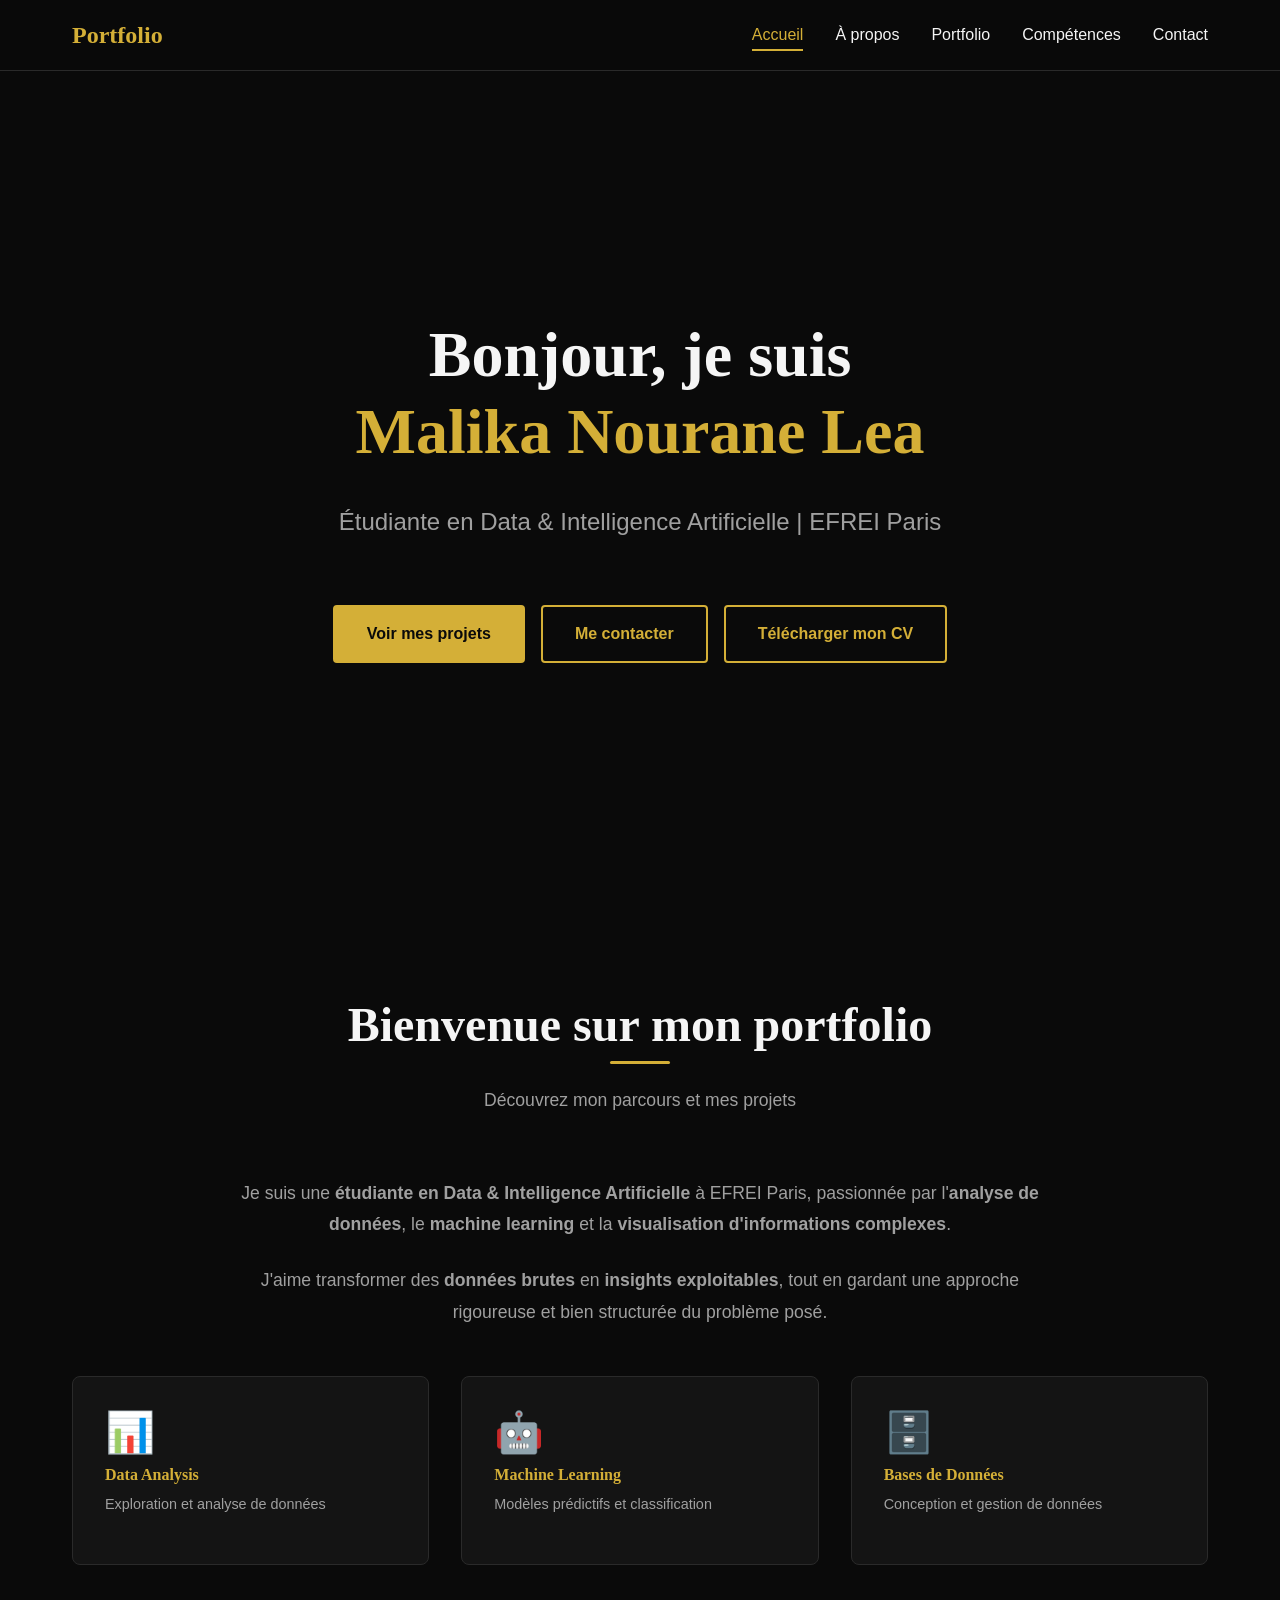
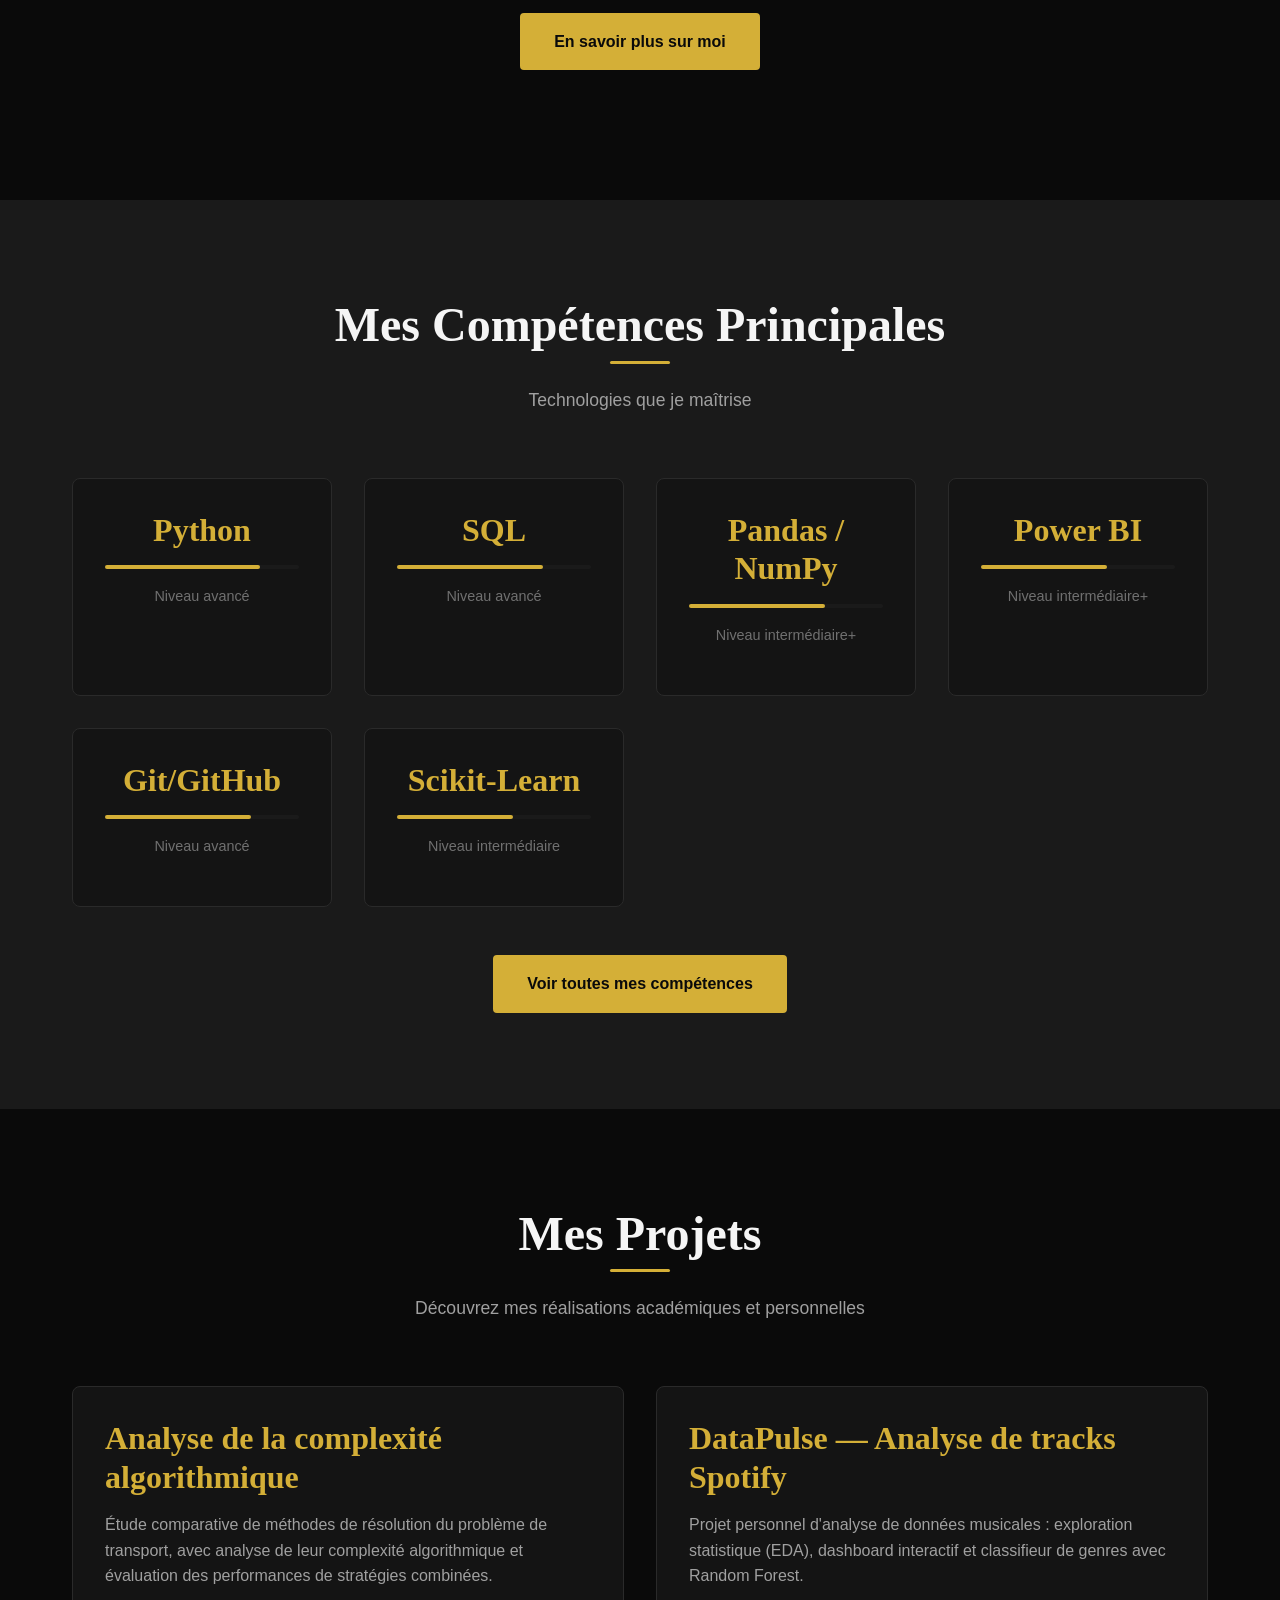
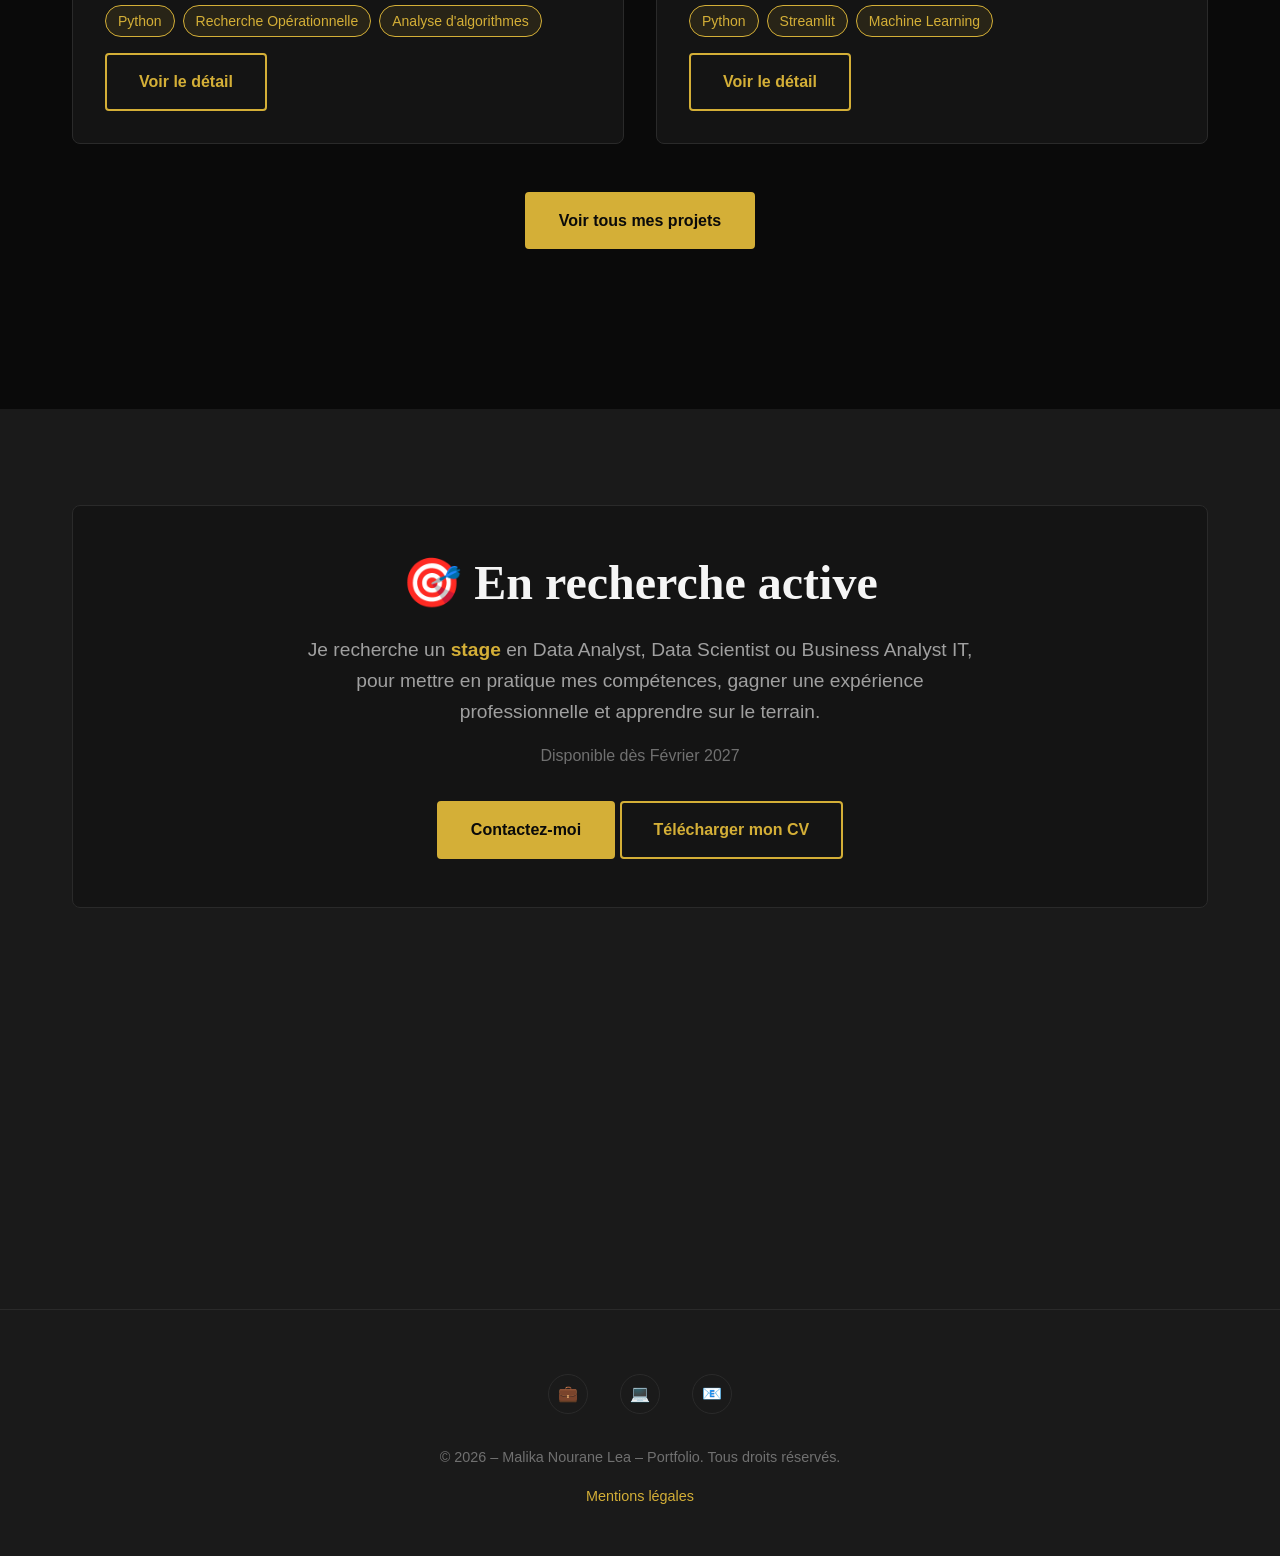
<file: index.html>
<!DOCTYPE html>
<html lang="fr">
<head>
    <meta charset="UTF-8">
    <meta name="viewport" content="width=device-width, initial-scale=1.0">
    <meta name="description" content="Portfolio de Malika Mouliom - Étudiante en Data & Intelligence Artificielle à EFREI Paris, en recherche de stage pour février 2027">
    <meta name="keywords" content="data analyst, data scientist, étudiante EFREI, portfolio, stage data, intelligence artificielle">
    <title>Accueil | Portfolio Malika - Data & IA</title>
    <link rel="stylesheet" href="styles.css">
</head>
<body>
    <!-- NAVIGATION -->
    <nav class="navbar">
        <div class="container">
            <div class="logo">Portfolio</div>
            <nav>
                <ul>
                    <li><a href="index.html">Accueil</a></li>
                    <li><a href="about.html">À propos</a></li>
                    <li><a href="portfolio.html">Portfolio</a></li>
                    <li><a href="skills.html">Compétences</a></li>
                    <li><a href="contact.html">Contact</a></li>
                </ul>
            </nav>
            <div class="menu-toggle">
                <span></span>
                <span></span>
                <span></span>
            </div>
        </div>
    </nav>

    <!-- SECTION HERO -->
    <section class="hero section">
        <div class="container">
            <div class="hero-content">
                <h1>Bonjour, je suis<br><span class="text-accent">Malika Nourane Lea</span></h1>
                
                <p class="subtitle">
                    Étudiante en Data & Intelligence Artificielle | EFREI Paris
                </p>
                
                <div class="hero-buttons">
                    <a href="portfolio.html" class="btn">Voir mes projets</a>
                    <a href="contact.html" class="btn btn-secondary">Me contacter</a>
                    <a href="assets/CV/CV.pdf.pdf" download class="btn btn-secondary">Télécharger mon CV</a>
                </div>
            </div>
        </div>
    </section>

    <!-- SECTION PRÉSENTATION RAPIDE -->
    <section class="section">
        <div class="container">
            <div class="section-header fade-in">
                <h2>Bienvenue sur mon portfolio</h2>
                <p>Découvrez mon parcours et mes projets</p>
            </div>
            
            <div class="about-preview fade-in">
                <p style="text-align: center; font-size: 1.1rem; max-width: 800px; margin: 0 auto; line-height: 1.8;">
                    Je suis une <strong>étudiante en Data & Intelligence Artificielle</strong> à EFREI Paris, 
                    passionnée par l'<strong>analyse de données</strong>, le <strong>machine learning</strong> 
                    et la <strong>visualisation d'informations complexes</strong>.
                </p>
                
                <p style="text-align: center; font-size: 1.1rem; max-width: 800px; margin: 1.5rem auto; line-height: 1.8;">
                    J'aime transformer des <strong>données brutes</strong> en <strong>insights exploitables</strong>, 
                    tout en gardant une approche rigoureuse et bien structurée du problème posé.
                </p>
                
                <!-- Mes domaines d'expertise -->
                <div class="stats-grid" style="display: grid; grid-template-columns: repeat(auto-fit, minmax(200px, 1fr)); gap: 2rem; margin-top: 3rem;">
                    <div class="stat-card card fade-in">
                        <h3 class="text-accent" style="font-size: 2.5rem; margin-bottom: 0.5rem;">📊</h3>
                        <h4 style="color: var(--color-accent); margin-bottom: 0.5rem;">Data Analysis</h4>
                        <p style="font-size: 0.9rem;">Exploration et analyse de données</p>
                    </div>
                    <div class="stat-card card fade-in">
                        <h3 class="text-accent" style="font-size: 2.5rem; margin-bottom: 0.5rem;">🤖</h3>
                        <h4 style="color: var(--color-accent); margin-bottom: 0.5rem;">Machine Learning</h4>
                        <p style="font-size: 0.9rem;">Modèles prédictifs et classification</p>
                    </div>
                    <div class="stat-card card fade-in">
                        <h3 class="text-accent" style="font-size: 2.5rem; margin-bottom: 0.5rem;">🗄️</h3>
                        <h4 style="color: var(--color-accent); margin-bottom: 0.5rem;">Bases de Données</h4>
                        <p style="font-size: 0.9rem;">Conception et gestion de données</p>
                    </div>
                </div>
                
                <div style="text-align: center; margin-top: 3rem;">
                    <a href="about.html" class="btn">En savoir plus sur moi</a>
                </div>
            </div>
        </div>
    </section>

    <!-- SECTION MES COMPÉTENCES PRINCIPALES -->
    <section class="section" style="background-color: var(--color-bg-secondary);">
        <div class="container">
            <div class="section-header fade-in">
                <h2>Mes Compétences Principales</h2>
                <p>Technologies que je maîtrise</p>
            </div>
            
            <div style="display: grid; grid-template-columns: repeat(auto-fit, minmax(250px, 1fr)); gap: 2rem; margin-top: 2rem;">
                <div class="card fade-in" style="text-align: center; padding: 2rem;">
                    <h3 class="text-accent" style="font-size: 2rem; margin-bottom: 0.5rem;">Python</h3>
                    <div style="height: 4px; background: var(--color-bg-secondary); border-radius: 2px; margin: 1rem 0;">
                        <div style="width: 80%; height: 100%; background: var(--color-accent); border-radius: 2px;"></div>
                    </div>
                    <p style="font-size: 0.9rem; color: var(--color-text-muted);">Niveau avancé</p>
                </div>
                
                <div class="card fade-in" style="text-align: center; padding: 2rem;">
                    <h3 class="text-accent" style="font-size: 2rem; margin-bottom: 0.5rem;">SQL</h3>
                    <div style="height: 4px; background: var(--color-bg-secondary); border-radius: 2px; margin: 1rem 0;">
                        <div style="width: 75%; height: 100%; background: var(--color-accent); border-radius: 2px;"></div>
                    </div>
                    <p style="font-size: 0.9rem; color: var(--color-text-muted);">Niveau avancé</p>
                </div>
                
                <div class="card fade-in" style="text-align: center; padding: 2rem;">
                    <h3 class="text-accent" style="font-size: 2rem; margin-bottom: 0.5rem;">Pandas / NumPy</h3>
                    <div style="height: 4px; background: var(--color-bg-secondary); border-radius: 2px; margin: 1rem 0;">
                        <div style="width: 70%; height: 100%; background: var(--color-accent); border-radius: 2px;"></div>
                    </div>
                    <p style="font-size: 0.9rem; color: var(--color-text-muted);">Niveau intermédiaire+</p>
                </div>
                
                <div class="card fade-in" style="text-align: center; padding: 2rem;">
                    <h3 class="text-accent" style="font-size: 2rem; margin-bottom: 0.5rem;">Power BI</h3>
                    <div style="height: 4px; background: var(--color-bg-secondary); border-radius: 2px; margin: 1rem 0;">
                        <div style="width: 65%; height: 100%; background: var(--color-accent); border-radius: 2px;"></div>
                    </div>
                    <p style="font-size: 0.9rem; color: var(--color-text-muted);">Niveau intermédiaire+</p>
                </div>
                
                <div class="card fade-in" style="text-align: center; padding: 2rem;">
                    <h3 class="text-accent" style="font-size: 2rem; margin-bottom: 0.5rem;">Git/GitHub</h3>
                    <div style="height: 4px; background: var(--color-bg-secondary); border-radius: 2px; margin: 1rem 0;">
                        <div style="width: 75%; height: 100%; background: var(--color-accent); border-radius: 2px;"></div>
                    </div>
                    <p style="font-size: 0.9rem; color: var(--color-text-muted);">Niveau avancé</p>
                </div>
                
                <div class="card fade-in" style="text-align: center; padding: 2rem;">
                    <h3 class="text-accent" style="font-size: 2rem; margin-bottom: 0.5rem;">Scikit-Learn</h3>
                    <div style="height: 4px; background: var(--color-bg-secondary); border-radius: 2px; margin: 1rem 0;">
                        <div style="width: 60%; height: 100%; background: var(--color-accent); border-radius: 2px;"></div>
                    </div>
                    <p style="font-size: 0.9rem; color: var(--color-text-muted);">Niveau intermédiaire</p>
                </div>
            </div>
            
            <div style="text-align: center; margin-top: 3rem;">
                <a href="skills.html" class="btn">Voir toutes mes compétences</a>
            </div>
        </div>
    </section>

    <!-- SECTION PROJETS -->
    <section class="section">
        <div class="container">
            <div class="section-header fade-in">
                <h2>Mes Projets</h2>
                <p>Découvrez mes réalisations académiques et personnelles</p>
            </div>
            
            <div class="portfolio-grid">
                <!-- Projet 1 -->
                <div class="project-card fade-in">
                    <div class="project-info">
                        <h3>Analyse de la complexité algorithmique</h3>
                        <p>
                           Étude comparative de méthodes de résolution du problème de transport,
                            avec analyse de leur complexité algorithmique et évaluation des performances de stratégies combinées.
                        </p>
                        
                        <div class="project-tags">
                            <span class="tag">Python</span>
                            <span class="tag">Recherche Opérationnelle</span>
                            <span class="tag">Analyse d'algorithmes</span>
                        </div>
                        
                        <div style="margin-top: 1rem;">
                            <a href="portfolio.html" class="btn btn-secondary">Voir le détail</a>
                        </div>
                    </div>
                </div>
                
                <!-- Projet 2 -->
                <div class="project-card fade-in">
                    <div class="project-info">
                        <h3>DataPulse — Analyse de tracks Spotify</h3>
                        <p>
                            Projet personnel d'analyse de données musicales : exploration statistique (EDA), 
                            dashboard interactif et classifieur de genres avec Random Forest.
                        </p>
                        
                        <div class="project-tags">
                            <span class="tag">Python</span>
                            <span class="tag">Streamlit</span>
                            <span class="tag">Machine Learning</span>
                        </div>
                        
                        <div style="margin-top: 1rem;">
                            <a href="portfolio.html" class="btn btn-secondary">Voir le détail</a>
                        </div>
                    </div>
                </div>
            </div>
            
            <div style="text-align: center; margin-top: 3rem;">
                <a href="portfolio.html" class="btn">Voir tous mes projets</a>
            </div>
        </div>
    </section>

    <!-- SECTION RECHERCHE STAGE -->
    <section class="section" style="background-color: var(--color-bg-secondary);">
        <div class="container">
            <div class="cta-section" style="text-align: center; padding: 3rem; background-color: var(--color-bg-card); border-radius: 8px; border: 1px solid var(--color-border);">
                <h2 class="fade-in">🎯 En recherche active</h2>
                <p class="fade-in" style="font-size: 1.2rem; margin: 1.5rem 0 1rem; max-width: 700px; margin-left: auto; margin-right: auto;">
                    Je recherche un <strong style="color: var(--color-accent);">stage</strong> en 
                    Data Analyst, Data Scientist ou Business Analyst IT, pour mettre en pratique 
                    mes compétences, gagner une expérience professionnelle et apprendre sur le terrain.
                </p>
                <p class="fade-in" style="font-size: 1rem; color: var(--color-text-muted); margin-bottom: 2rem;">
                    Disponible dès Février 2027
                </p>
                <a href="contact.html" class="btn fade-in">Contactez-moi</a>
                <a href="CV.pdf.pdf" download class="btn btn-secondary fade-in">Télécharger mon CV</a>
            </div>
        </div>
    </section>

    <!-- FOOTER -->
    <footer>
        <div class="container">
            <div class="social-links">
                <a href="https://www.linkedin.com/in/malika-nourane-lea-mouliom-yachere-74a588379" target="_blank" aria-label="LinkedIn">💼</a>
                <a href="https://github.com/malikanouranelee" target="_blank" aria-label="GitHub">💻</a>
                <a href="mailto:nouranelea4@gmail.com" aria-label="Email">📧</a>
            </div>
            <p>&copy; 2026 – Malika Nourane Lea – Portfolio. Tous droits réservés.</p>
            <p><a href="mentionslegales.html">Mentions légales</a></p>
        </div>
    </footer>

    <button class="back-to-top" aria-label="Retour en haut">↑</button>
    <script src="main.js"></script>
</body>
</html>
</file>
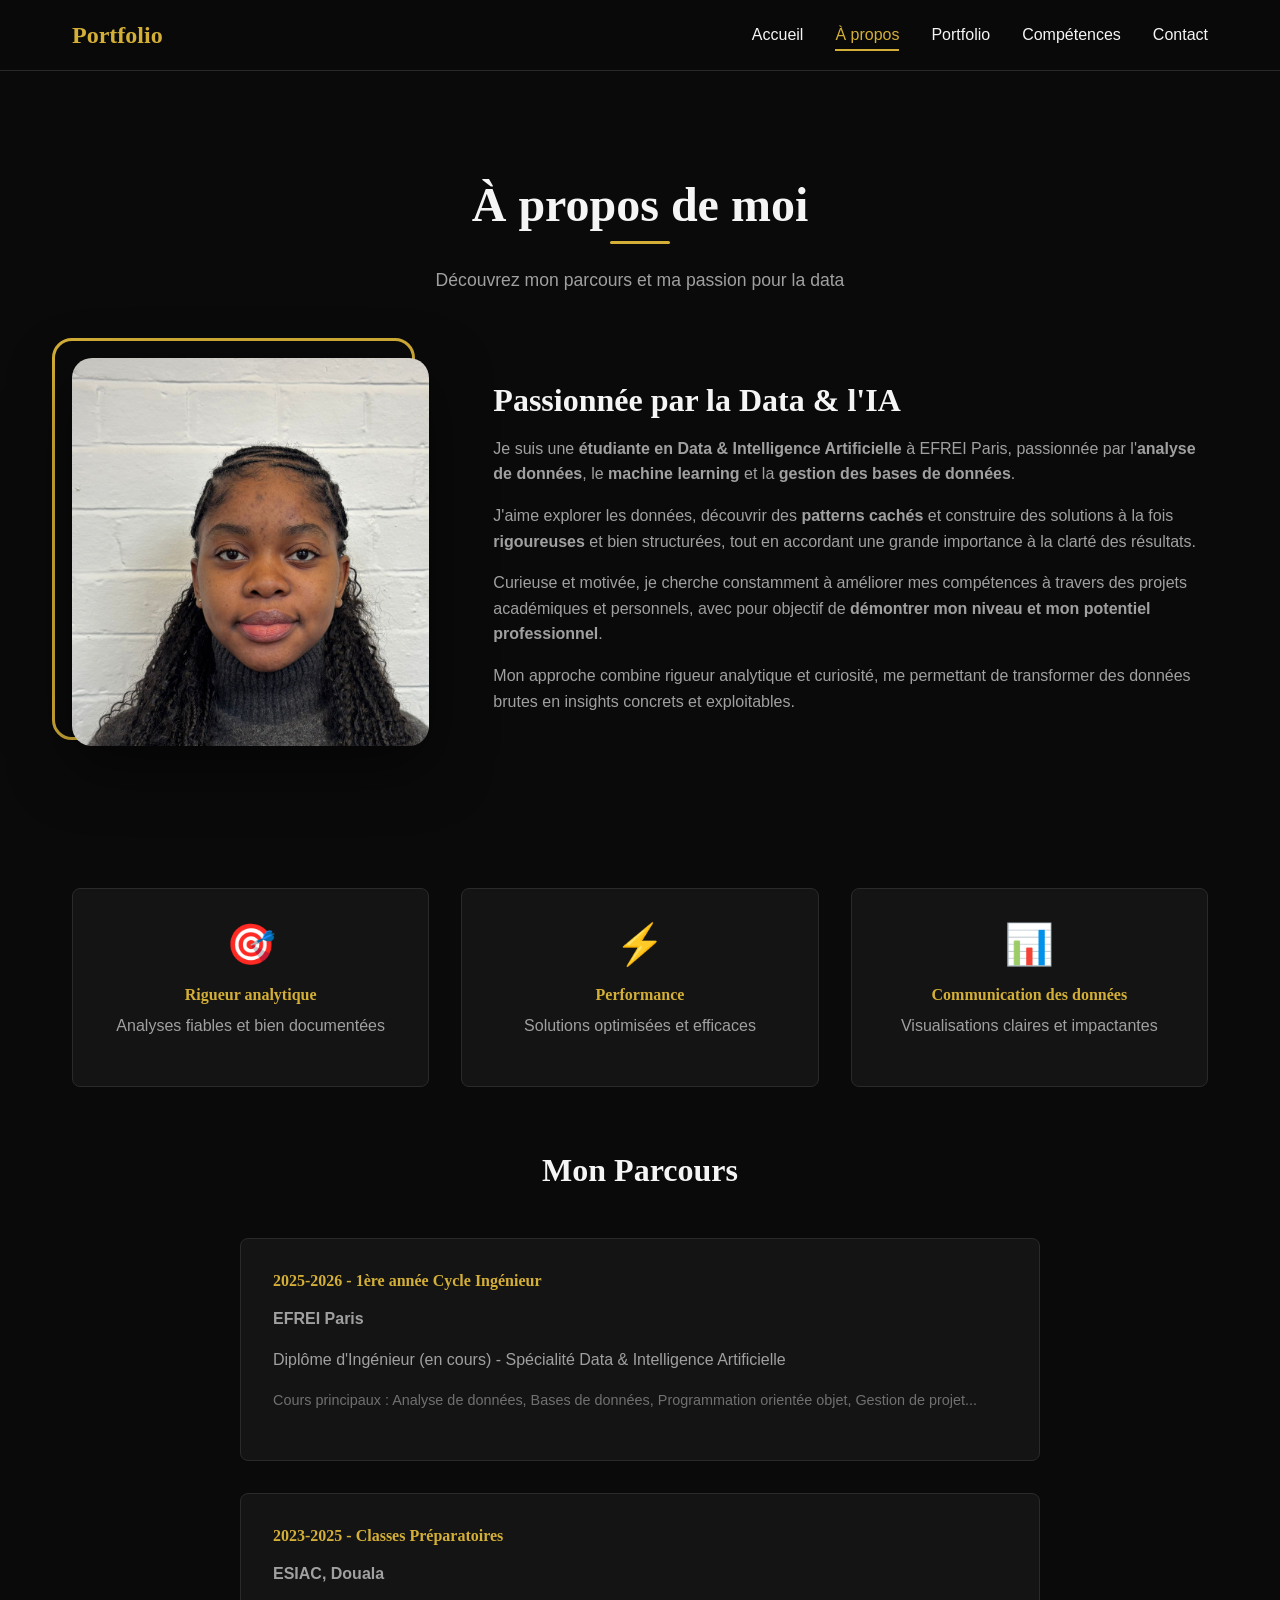
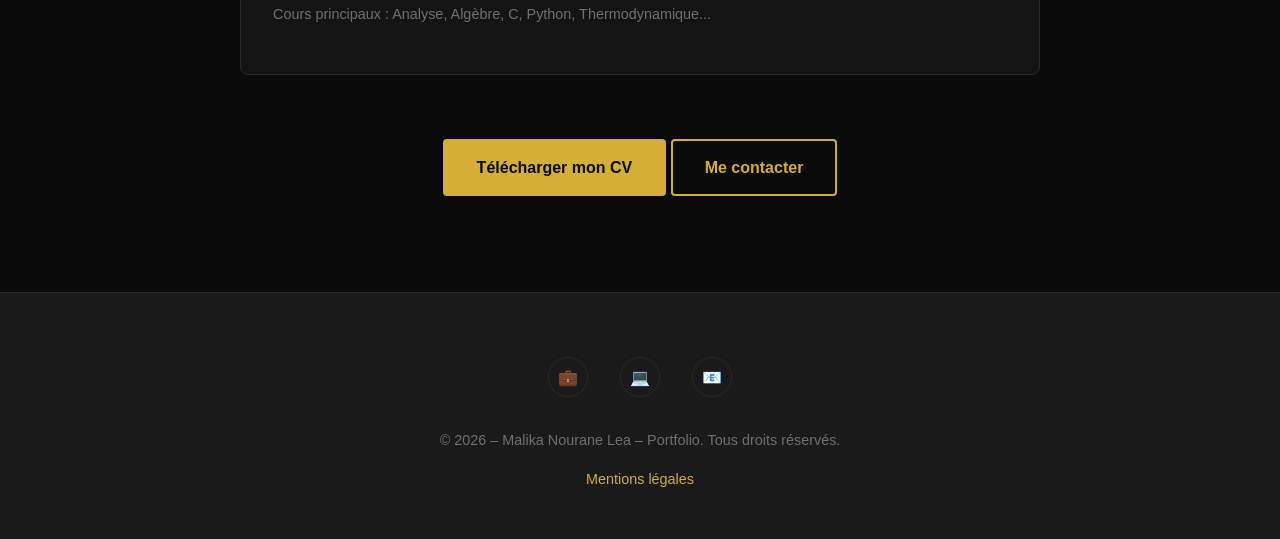
<file: about.html>
<!DOCTYPE html>
<html lang="fr">
<head>
    <meta charset="UTF-8">
    <meta name="viewport" content="width=device-width, initial-scale=1.0">
    <meta name="description" content="À propos de Malika Mouliom - Étudiante en Data & Intelligence Artificielle à EFREI Paris">
    <title>À propos | Portfolio Malika - Data & IA</title>
    <link rel="stylesheet" href="styles.css">
</head>
<body>
    <!-- NAVIGATION -->
    <nav class="navbar">
        <div class="container">
            <div class="logo">Portfolio</div>
            <nav>
                <ul>
                    <li><a href="index.html">Accueil</a></li>
                    <li><a href="about.html">À propos</a></li>
                    <li><a href="portfolio.html">Portfolio</a></li>
                    <li><a href="skills.html">Compétences</a></li>
                    <li><a href="contact.html">Contact</a></li>
                </ul>
            </nav>
            <div class="menu-toggle">
                <span></span>
                <span></span>
                <span></span>
            </div>
        </div>
    </nav>

    <!-- SECTION À PROPOS -->
    <section class="section">
        <div class="container">
            <div class="section-header fade-in">
                <h2>À propos de moi</h2>
                <p>Découvrez mon parcours et ma passion pour la data</p>
            </div>

            <!-- Contenu principal -->
            <div class="about-content">
                <!-- Photo de profil -->
                <div class="about-image slide-in-left">
                    <img src="profile.jpeg.jpeg" alt="Photo de profil">
                </div>

                <!-- Texte de présentation -->
                <div class="about-text slide-in-right">
                    <h3>Passionnée par la Data & l'IA</h3>
                    
                    <p>
                        Je suis une <strong>étudiante en Data & Intelligence Artificielle</strong> à 
                        EFREI Paris, passionnée par l'<strong>analyse de données</strong>, le 
                        <strong>machine learning</strong> et la <strong>gestion des bases de données</strong>.
                    </p>
                    
                    <p>
                        J'aime explorer les données, découvrir des <strong>patterns cachés</strong> et 
                        construire des solutions à la fois <strong>rigoureuses</strong> et bien 
                        structurées, tout en accordant une grande importance à la clarté des résultats.
                    </p>
                    
                    <p>
                        Curieuse et motivée, je cherche constamment à améliorer mes compétences
                        à travers des projets académiques et personnels, avec pour objectif de
                        <strong>démontrer mon niveau et mon potentiel professionnel</strong>.
                    </p>
                    
                    <p>
                        Mon approche combine rigueur analytique et curiosité, me permettant de 
                        transformer des données brutes en insights concrets et exploitables.
                    </p>
                </div>
            </div>

            <!-- Mes valeurs -->
            <div style="margin-top: 4rem;">
                <h3 class="text-center fade-in">Mes Valeurs</h3>
                
                <div class="portfolio-grid" style="margin-top: 2rem;">
                    <div class="card fade-in" style="text-align: center; padding: 2rem;">
                        <h3 class="text-accent" style="font-size: 2.5rem; margin-bottom: 1rem;">🎯</h3>
                        <h4 style="color: var(--color-accent); margin-bottom: 0.5rem;">Rigueur analytique</h4>
                        <p style="color: var(--color-text-secondary);">
                            Analyses fiables et bien documentées
                        </p>
                    </div>
                    
                    <div class="card fade-in" style="text-align: center; padding: 2rem;">
                        <h3 class="text-accent" style="font-size: 2.5rem; margin-bottom: 1rem;">⚡</h3>
                        <h4 style="color: var(--color-accent); margin-bottom: 0.5rem;">Performance</h4>
                        <p style="color: var(--color-text-secondary);">
                            Solutions optimisées et efficaces
                        </p>
                    </div>
                    
                    <div class="card fade-in" style="text-align: center; padding: 2rem;">
                        <h3 class="text-accent" style="font-size: 2.5rem; margin-bottom: 1rem;">📊</h3>
                        <h4 style="color: var(--color-accent); margin-bottom: 0.5rem;">Communication des données</h4>
                        <p style="color: var(--color-text-secondary);">
                            Visualisations claires et impactantes
                        </p>
                    </div>
                </div>
            </div>

            <!-- Parcours académique -->
            <div style="margin-top: 4rem;">
                <h3 class="text-center fade-in">Mon Parcours</h3>
                
                <div style="max-width: 800px; margin: 3rem auto;">
                    <div class="card fade-in" style="margin-bottom: 2rem;">
                        <h4 class="text-accent">2025-2026 - 1ère année Cycle Ingénieur</h4>
                        <p><strong>EFREI Paris</strong></p>
                        <p>
                            Diplôme d'Ingénieur (en cours) - Spécialité Data & Intelligence Artificielle
                        </p>
                        <p style="font-size: 0.9rem; color: var(--color-text-muted); margin-top: 0.5rem;">
                            Cours principaux : Analyse de données, Bases de données, Programmation orientée objet, 
                            Gestion de projet...
                        </p>
                    </div>
                    
                    <div class="card fade-in" style="margin-bottom: 2rem;">
                        <h4 class="text-accent">2023-2025 - Classes Préparatoires</h4>
                        <p><strong>ESIAC, Douala</strong></p>
                        
                        <p style="font-size: 0.9rem; color: var(--color-text-muted); margin-top: 0.5rem;">
                            Cours principaux : Analyse, Algèbre, C, Python, Thermodynamique...
                        </p>
                    </div>
                </div>
            </div>

            <!-- Call to action -->
            <div style="text-align: center; margin-top: 4rem;" class="fade-in">
                <a href="CV.pdf.pdf" download class="btn">Télécharger mon CV</a>
                <a href="contact.html" class="btn btn-secondary">Me contacter</a>
            </div>
        </div>
    </section>

    <!-- FOOTER -->
    <footer>
        <div class="container">
            <div class="social-links">
                <a href="https://www.linkedin.com/in/malika-mouliom-74a588379" target="_blank" aria-label="LinkedIn">💼</a>
                <a href="https://github.com/malikanouranelee" target="_blank" aria-label="GitHub">💻</a>
                <a href="mailto:nouranelea4@gmail.com" aria-label="Email">📧</a>
            </div>
            <p>&copy; 2026 – Malika Nourane Lea – Portfolio. Tous droits réservés.</p>
            <p><a href="mentionslegales.html">Mentions légales</a></p>
        </div>
    </footer>

    <button class="back-to-top" aria-label="Retour en haut">↑</button>
    <script src="main.js"></script>
</body>
</html>
</file>
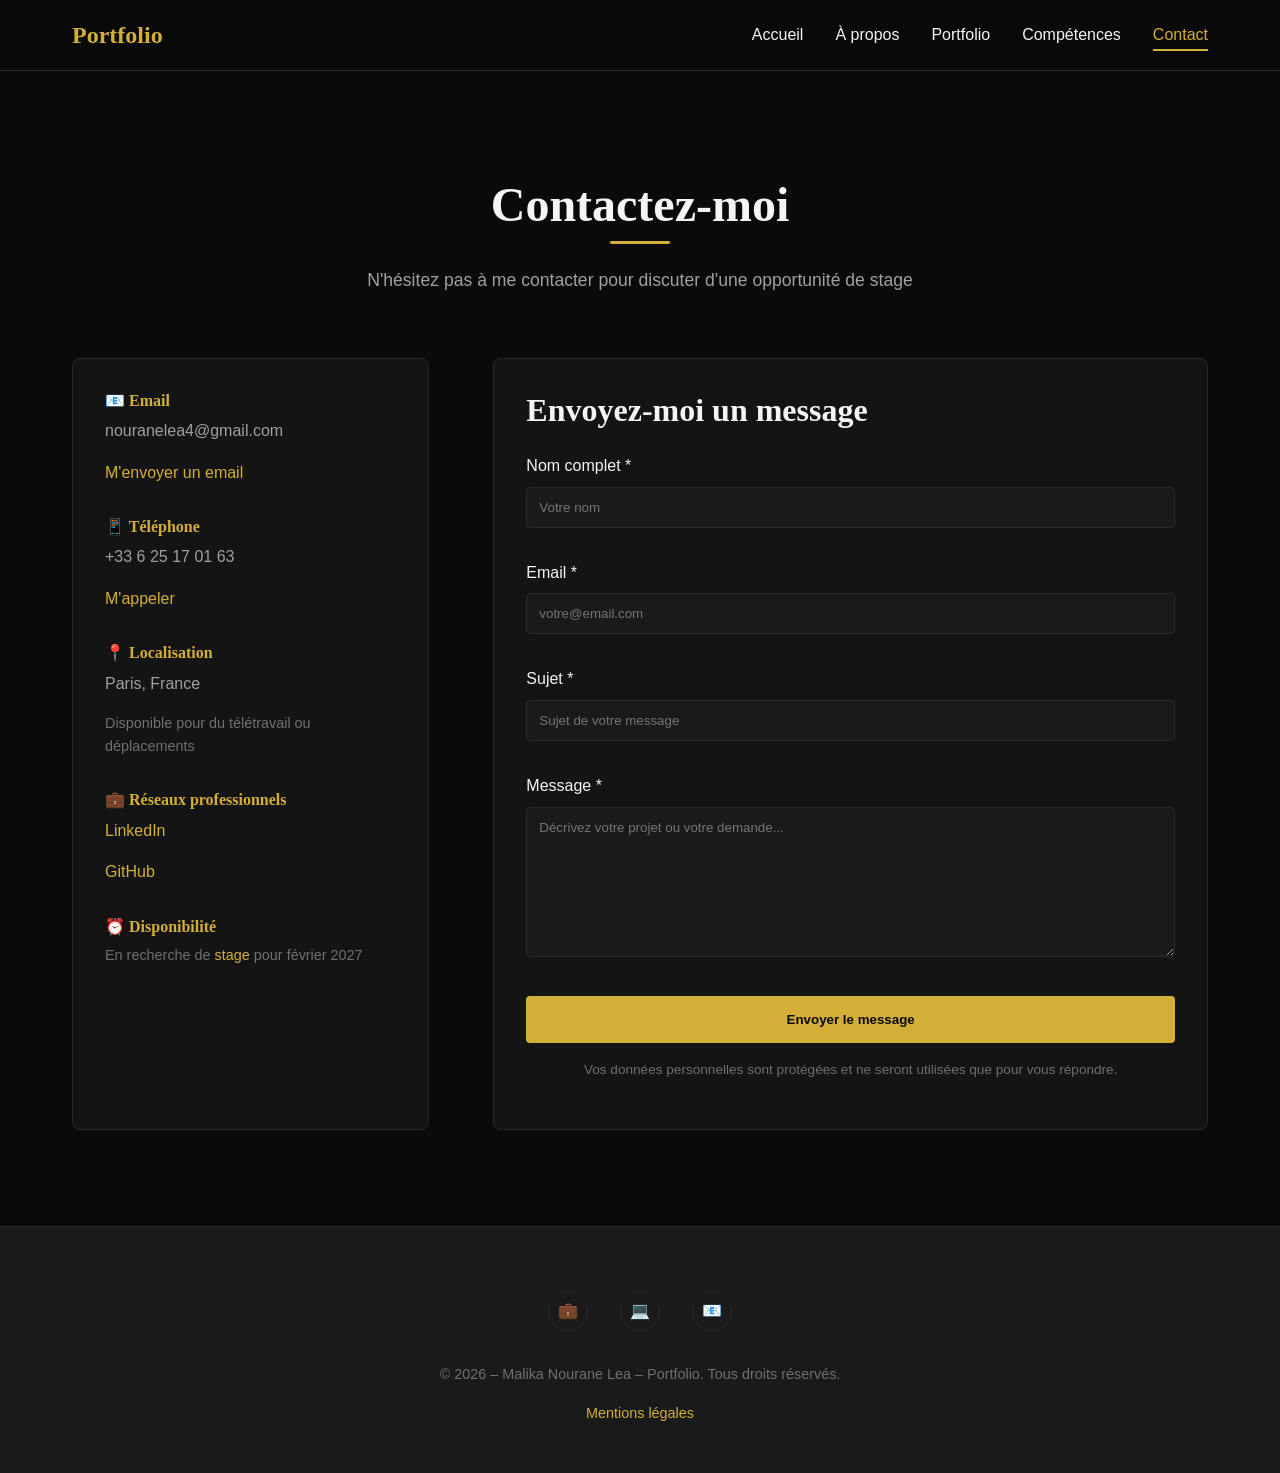
<file: contact.html>
<!DOCTYPE html>
<html lang="fr">
<head>
    <meta charset="UTF-8">
    <meta name="viewport" content="width=device-width, initial-scale=1.0">
    <meta name="description" content="Contactez Malika Mouliom - Étudiante en Data & IA à EFREI Paris">
    <title>Contact | Malika - Data & IA</title>
    <link rel="stylesheet" href="styles.css">
</head>
<body>
    <!-- NAVIGATION -->
    <nav class="navbar">
        <div class="container">
            <div class="logo">Portfolio</div>
            <nav>
                <ul>
                    <li><a href="index.html">Accueil</a></li>
                    <li><a href="about.html">À propos</a></li>
                    <li><a href="portfolio.html">Portfolio</a></li>
                    <li><a href="skills.html">Compétences</a></li>
                    <li><a href="contact.html">Contact</a></li>
                </ul>
            </nav>
            <div class="menu-toggle">
                <span></span>
                <span></span>
                <span></span>
            </div>
        </div>
    </nav>

    <!-- SECTION CONTACT -->
    <section class="section">
        <div class="container">
            <div class="section-header fade-in">
                <h2>Contactez-moi</h2>
                <p>N'hésitez pas à me contacter pour discuter d'une opportunité de stage</p>
            </div>

            <div class="contact-content">
                <!-- INFORMATIONS DE CONTACT -->
                <div class="contact-info slide-in-left">
                    <div class="contact-item">
                        <h4>📧 Email</h4>
                        <p>nouranelea4@gmail.com</p>
                        <a href="mailto:nouranelea4@gmail.com" class="text-accent">M'envoyer un email</a>
                    </div>
                    
                    <div class="contact-item">
                        <h4>📱 Téléphone</h4>
                        <p>+33 6 25 17 01 63</p>
                        <a href="tel:+33625170163" class="text-accent">M'appeler</a>
                    </div>
                    
                    <div class="contact-item">
                        <h4>📍 Localisation</h4>
                        <p>Paris, France</p>
                        <p style="font-size: 0.9rem; color: var(--color-text-muted);">
                            Disponible pour du télétravail ou déplacements
                        </p>
                    </div>
                    
                    <div class="contact-item">
                        <h4>💼 Réseaux professionnels</h4>
                        <p>
                            <a href="https://www.linkedin.com/in/malika-nourane-lea-mouliom-yachere-74a588379" target="_blank" class="text-accent">
                                LinkedIn
                            </a>
                        </p>
                        <p>
                            <a href="https://github.com/malikanouranelee" target="_blank" class="text-accent">
                                GitHub
                            </a>
                        </p>
                    </div>
                    
                    <div class="contact-item">
                        <h4>⏰ Disponibilité</h4>
                        <p style="font-size: 0.9rem; color: var(--color-text-muted);">
                            En recherche de <span class="text-accent">stage</span> pour février 2027
                        </p>
                    </div>
                </div>

                <!-- FORMULAIRE DE CONTACT -->
                <div class="contact-form slide-in-right">
                    <h3 style="margin-bottom: 1.5rem;">Envoyez-moi un message</h3>
                    
                    <form id="contact-form">
                        <div class="form-group">
                            <label for="name">Nom complet *</label>
                            <input 
                                type="text" 
                                id="name" 
                                name="name" 
                                placeholder="Votre nom" 
                                required
                            >
                        </div>
                        
                        <div class="form-group">
                            <label for="email">Email *</label>
                            <input 
                                type="email" 
                                id="email" 
                                name="email" 
                                placeholder="votre@email.com" 
                                required
                            >
                        </div>
                        
                        <div class="form-group">
                            <label for="subject">Sujet *</label>
                            <input 
                                type="text" 
                                id="subject" 
                                name="subject" 
                                placeholder="Sujet de votre message" 
                                required
                            >
                        </div>
                        
                        <div class="form-group">
                            <label for="message">Message *</label>
                            <textarea 
                                id="message" 
                                name="message" 
                                placeholder="Décrivez votre projet ou votre demande..." 
                                required
                            ></textarea>
                        </div>
                        
                        <button type="submit" class="btn" style="width: 100%;">
                            Envoyer le message
                        </button>
                    </form>
                    
                    <p style="font-size: 0.85rem; color: var(--color-text-muted); margin-top: 1rem; text-align: center;">
                        Vos données personnelles sont protégées et ne seront utilisées que pour 
                        vous répondre.
                    </p>
                </div>
            </div>
        </div>
    </section>

    <!-- FOOTER -->
    <footer>
        <div class="container">
            <div class="social-links">
                <a href="https://www.linkedin.com/in/malika-nourane-lea-mouliom-yachere-74a588379" target="_blank" aria-label="LinkedIn">💼</a>
                <a href="https://github.com/malikanouranelee" target="_blank" aria-label="GitHub">💻</a>
                <a href="mailto:nouranelea4@gmail.com" aria-label="Email">📧</a>
            </div>
            <p>&copy; 2026 – Malika Nourane Lea – Portfolio. Tous droits réservés.</p>
            <p><a href="mentionslegales.html">Mentions légales</a></p>
        </div>
    </footer>

    <button class="back-to-top" aria-label="Retour en haut">↑</button>
    <script src="main.js"></script>
</body>
</html>
</file>
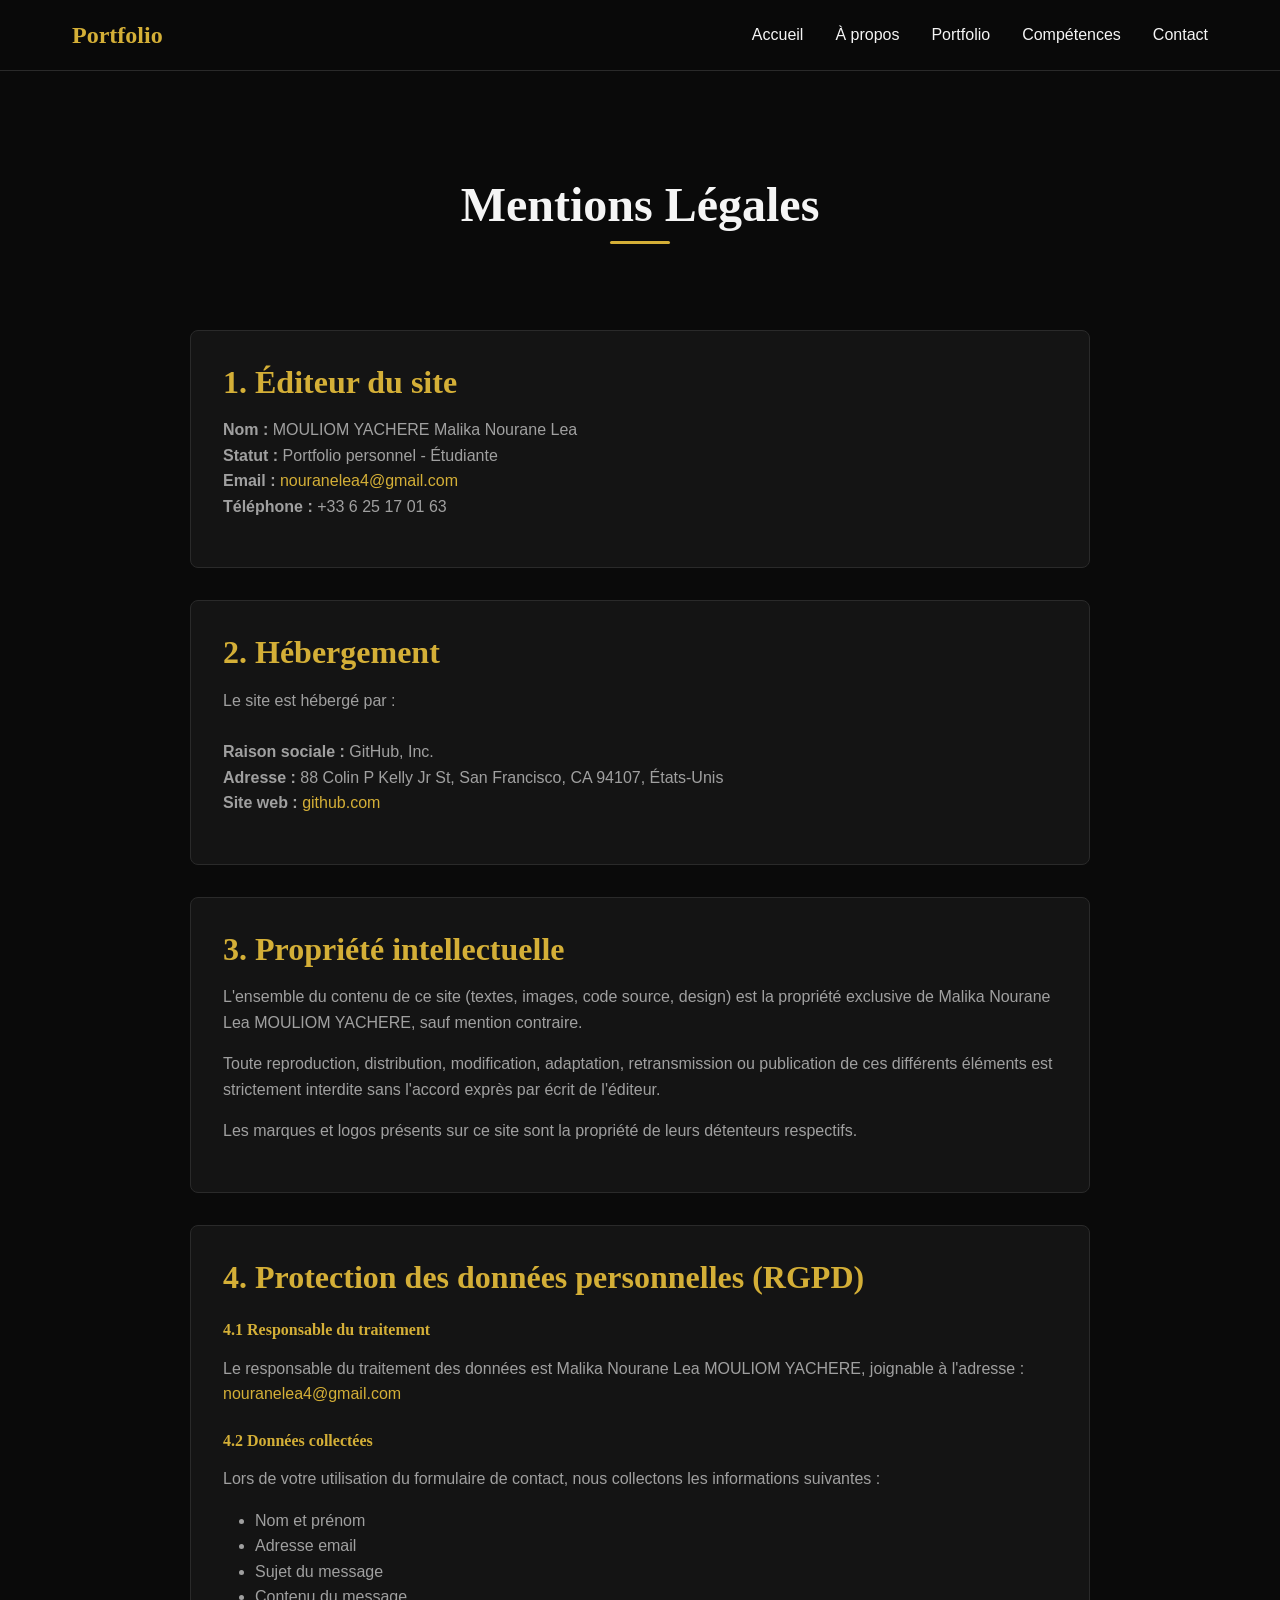
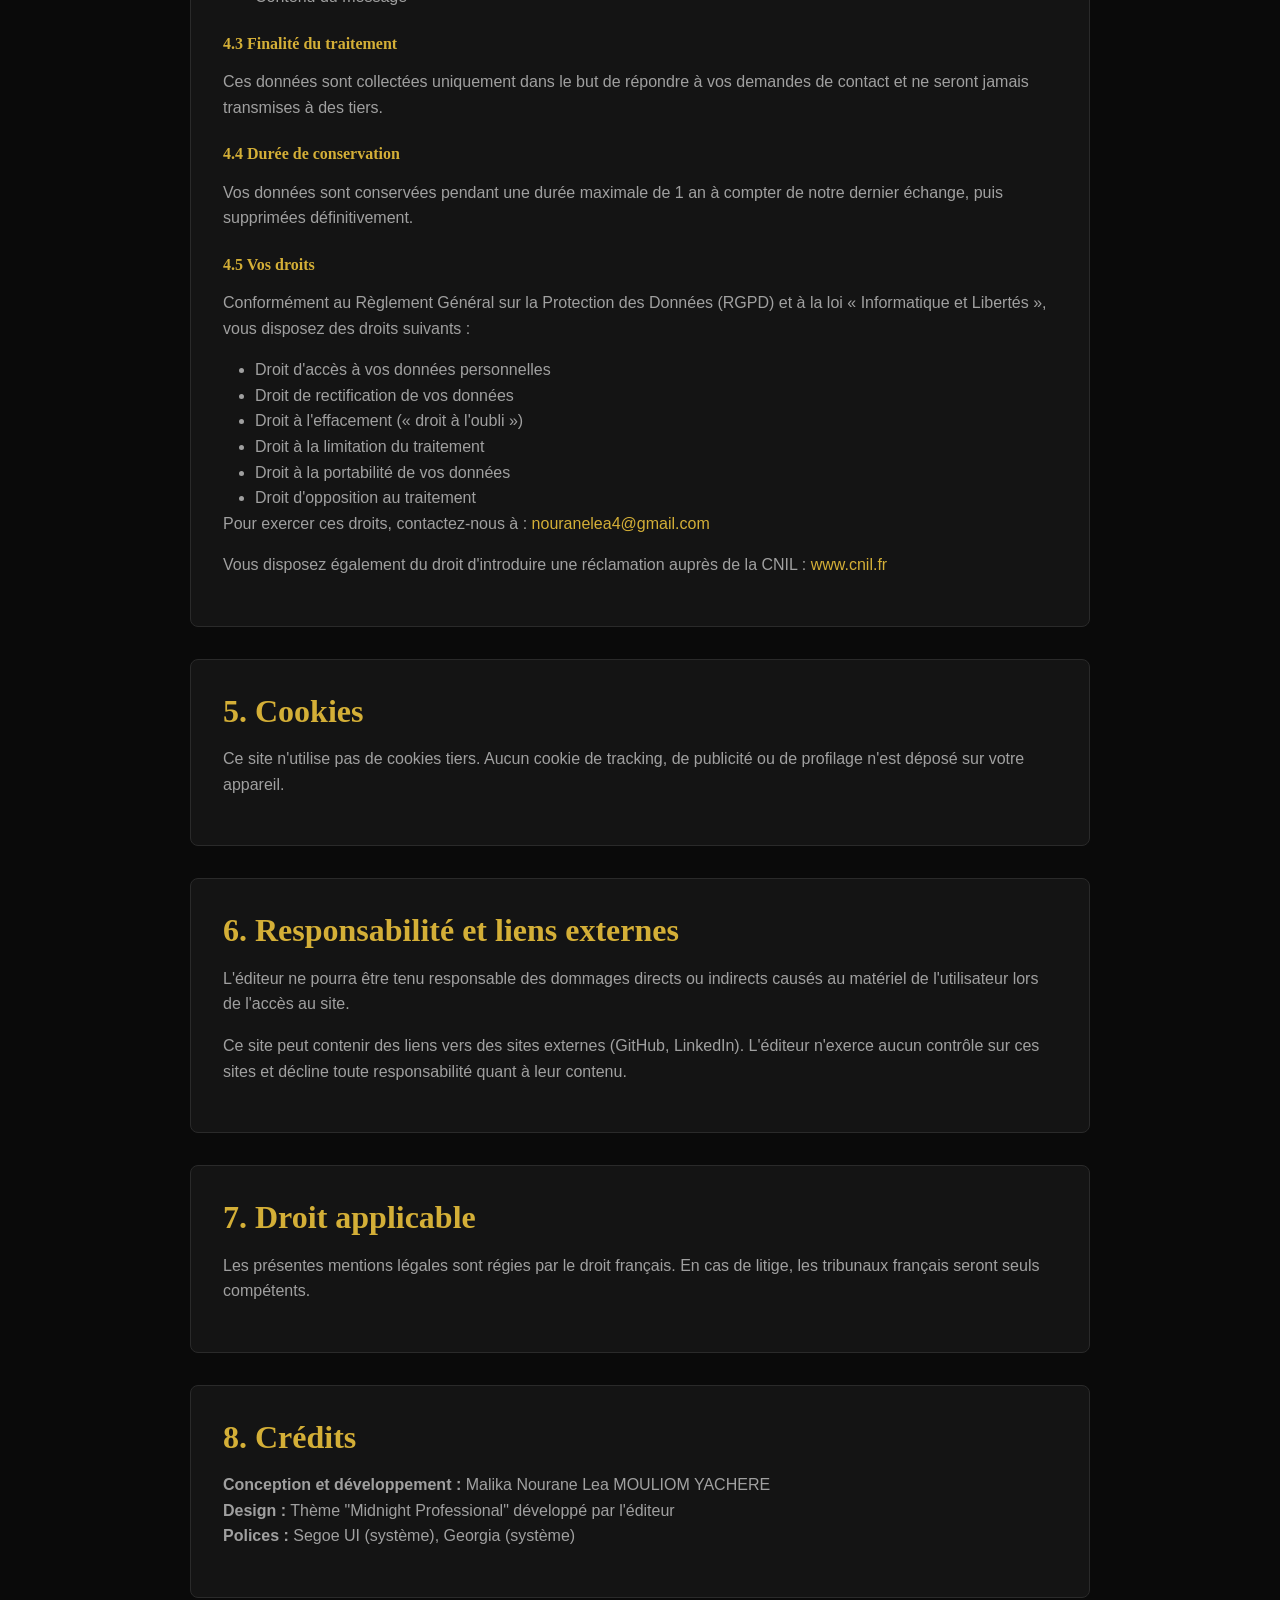
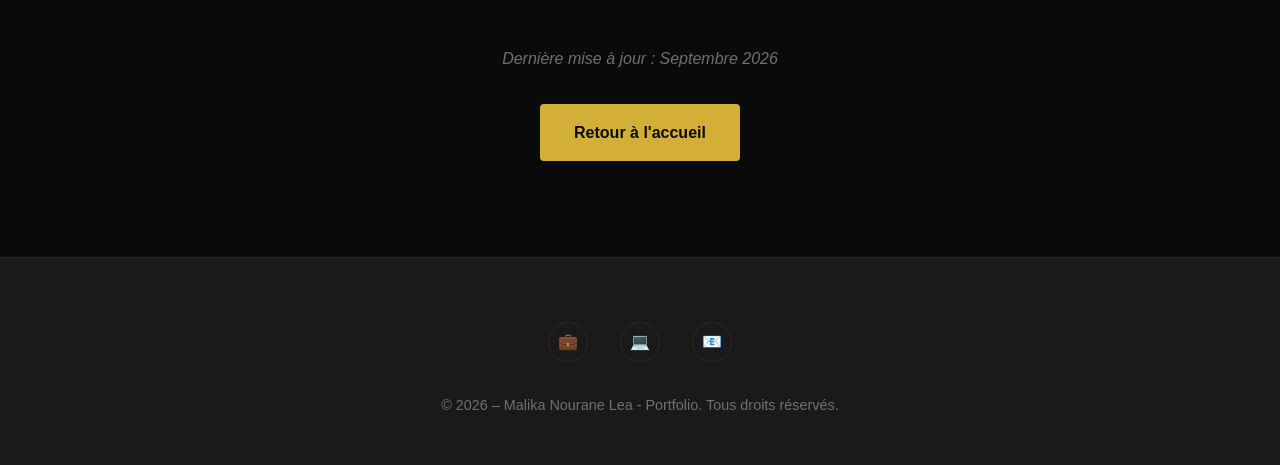
<file: mentionslegales.html>
<!DOCTYPE html>
<html lang="fr">
<head>
    <meta charset="UTF-8">
    <meta name="viewport" content="width=device-width, initial-scale=1.0">
    <meta name="description" content="Mentions légales du portfolio de Malika Nourane Lea">
    <meta name="robots" content="noindex, nofollow">
    <title>Mentions légales | Portfolio Malika</title>
    <link rel="stylesheet" href="styles.css">
</head>
<body>
    <!-- NAVIGATION -->
    <nav class="navbar">
        <div class="container">
            <div class="logo">Portfolio</div>
            <nav>
                <ul>
                    <li><a href="index.html">Accueil</a></li>
                    <li><a href="about.html">À propos</a></li>
                    <li><a href="portfolio.html">Portfolio</a></li>
                    <li><a href="skills.html">Compétences</a></li>
                    <li><a href="contact.html">Contact</a></li>
                </ul>
            </nav>
            <div class="menu-toggle">
                <span></span>
                <span></span>
                <span></span>
            </div>
        </div>
    </nav>

    <!-- SECTION MENTIONS LÉGALES -->
    <section class="section">
        <div class="container">
            <div class="section-header fade-in">
                <h2>Mentions Légales</h2>
            </div>

            <div style="max-width: 900px; margin: 0 auto;">
                <!-- 1. ÉDITEUR DU SITE -->
                <div class="card fade-in" style="margin-bottom: 2rem;">
                    <h3 class="text-accent">1. Éditeur du site</h3>
                    <p>
                        <strong>Nom :</strong> MOULIOM YACHERE Malika Nourane Lea<br>
                        <strong>Statut :</strong> Portfolio personnel - Étudiante<br>
                        <strong>Email :</strong> <a href="mailto:nouranelea4@gmail.com" class="text-accent">nouranelea4@gmail.com</a><br>
                        <strong>Téléphone :</strong> +33 6 25 17 01 63<br>
                    </p>
                </div>

                <!-- 2. HÉBERGEMENT -->
                <div class="card fade-in" style="margin-bottom: 2rem;">
                    <h3 class="text-accent">2. Hébergement</h3>
                    <p>
                        Le site est hébergé par :<br><br>
                        
                        <strong>Raison sociale :</strong> GitHub, Inc.<br>
                        <strong>Adresse :</strong> 88 Colin P Kelly Jr St, San Francisco, CA 94107, États-Unis<br>
                        <strong>Site web :</strong> <a href="https://github.com" class="text-accent" target="_blank">github.com</a>
                    </p>
                </div>

                <!-- 3. PROPRIÉTÉ INTELLECTUELLE -->
                <div class="card fade-in" style="margin-bottom: 2rem;">
                    <h3 class="text-accent">3. Propriété intellectuelle</h3>
                    <p>
                        L'ensemble du contenu de ce site (textes, images, code source, design) 
                        est la propriété exclusive de Malika Nourane Lea MOULIOM YACHERE, sauf mention contraire.
                    </p>
                    <p>
                        Toute reproduction, distribution, modification, adaptation, retransmission ou 
                        publication de ces différents éléments est strictement interdite sans l'accord 
                        exprès par écrit de l'éditeur.
                    </p>
                    <p>
                        Les marques et logos présents sur ce site sont la propriété de leurs 
                        détenteurs respectifs.
                    </p>
                </div>

                <!-- 4. DONNÉES PERSONNELLES (RGPD) -->
                <div class="card fade-in" style="margin-bottom: 2rem;">
                    <h3 class="text-accent">4. Protection des données personnelles (RGPD)</h3>
                    
                    <h4 style="color: var(--color-accent); margin-top: 1.5rem;">4.1 Responsable du traitement</h4>
                    <p>
                        Le responsable du traitement des données est Malika Nourane Lea MOULIOM YACHERE, 
                        joignable à l'adresse : <a href="mailto:nouranelea4@gmail.com" class="text-accent">nouranelea4@gmail.com</a>
                    </p>
                    
                    <h4 style="color: var(--color-accent); margin-top: 1.5rem;">4.2 Données collectées</h4>
                    <p>
                        Lors de votre utilisation du formulaire de contact, nous collectons les 
                        informations suivantes :
                    </p>
                    <ul style="margin-left: 2rem; color: var(--color-text-secondary);">
                        <li>Nom et prénom</li>
                        <li>Adresse email</li>
                        <li>Sujet du message</li>
                        <li>Contenu du message</li>
                    </ul>
                    
                    <h4 style="color: var(--color-accent); margin-top: 1.5rem;">4.3 Finalité du traitement</h4>
                    <p>
                        Ces données sont collectées uniquement dans le but de répondre à vos 
                        demandes de contact et ne seront jamais transmises à des tiers.
                    </p>
                    
                    <h4 style="color: var(--color-accent); margin-top: 1.5rem;">4.4 Durée de conservation</h4>
                    <p>
                        Vos données sont conservées pendant une durée maximale de 1 an 
                        à compter de notre dernier échange, puis supprimées définitivement.
                    </p>
                    
                    <h4 style="color: var(--color-accent); margin-top: 1.5rem;">4.5 Vos droits</h4>
                    <p>
                        Conformément au Règlement Général sur la Protection des Données (RGPD) et à 
                        la loi « Informatique et Libertés », vous disposez des droits suivants :
                    </p>
                    <ul style="margin-left: 2rem; color: var(--color-text-secondary);">
                        <li>Droit d'accès à vos données personnelles</li>
                        <li>Droit de rectification de vos données</li>
                        <li>Droit à l'effacement (« droit à l'oubli »)</li>
                        <li>Droit à la limitation du traitement</li>
                        <li>Droit à la portabilité de vos données</li>
                        <li>Droit d'opposition au traitement</li>
                    </ul>
                    <p>
                        Pour exercer ces droits, contactez-nous à : 
                        <a href="mailto:nouranelea4@gmail.com" class="text-accent">nouranelea4@gmail.com</a>
                    </p>
                    <p>
                        Vous disposez également du droit d'introduire une réclamation auprès de la CNIL : 
                        <a href="https://www.cnil.fr" class="text-accent" target="_blank">www.cnil.fr</a>
                    </p>
                </div>

                <!-- 5. COOKIES -->
                <div class="card fade-in" style="margin-bottom: 2rem;">
                    <h3 class="text-accent">5. Cookies</h3>
                    <p>
                        Ce site n'utilise pas de cookies tiers. Aucun cookie de tracking, de 
                        publicité ou de profilage n'est déposé sur votre appareil.
                    </p>
                </div>

                <!-- 6. RESPONSABILITÉ -->
                <div class="card fade-in" style="margin-bottom: 2rem;">
                    <h3 class="text-accent">6. Responsabilité et liens externes</h3>
                    <p>
                        L'éditeur ne pourra être tenu responsable des dommages directs ou indirects 
                        causés au matériel de l'utilisateur lors de l'accès au site.
                    </p>
                    <p>
                        Ce site peut contenir des liens vers des sites externes (GitHub, LinkedIn). 
                        L'éditeur n'exerce aucun contrôle sur ces sites et décline toute responsabilité 
                        quant à leur contenu.
                    </p>
                </div>

                <!-- 7. DROIT APPLICABLE -->
                <div class="card fade-in" style="margin-bottom: 2rem;">
                    <h3 class="text-accent">7. Droit applicable</h3>
                    <p>
                        Les présentes mentions légales sont régies par le droit français. 
                        En cas de litige, les tribunaux français seront seuls compétents.
                    </p>
                </div>

                <!-- 8. CRÉDITS -->
                <div class="card fade-in" style="margin-bottom: 2rem;">
                    <h3 class="text-accent">8. Crédits</h3>
                    <p>
                        <strong>Conception et développement :</strong> Malika Nourane Lea MOULIOM YACHERE<br>
                        <strong>Design :</strong> Thème "Midnight Professional" développé par l'éditeur<br>
                        <strong>Polices :</strong> Segoe UI (système), Georgia (système)<br>
                    </p>
                </div>

                <!-- Date de mise à jour -->
                <p style="text-align: center; color: var(--color-text-muted); margin-top: 3rem;">
                    <em>Dernière mise à jour : Septembre 2026</em>
                </p>

                <!-- Bouton retour -->
                <div style="text-align: center; margin-top: 2rem;">
                    <a href="index.html" class="btn">Retour à l'accueil</a>
                </div>
            </div>
        </div>
    </section>

    <!-- FOOTER -->
    <footer>
        <div class="container">
            <div class="social-links">
                <a href="https://www.linkedin.com/in/malika-nourane-lea-mouliom-yachere-74a588379" target="_blank" aria-label="LinkedIn">💼</a>
                <a href="https://github.com/malikanouranelee" target="_blank" aria-label="GitHub">💻</a>
                <a href="mailto:nouranelea4@gmail.com" aria-label="Email">📧</a>
            </div>
            <p>&copy; 2026 – Malika Nourane Lea - Portfolio. Tous droits réservés.</p>
        </div>
    </footer>

    <button class="back-to-top" aria-label="Retour en haut">↑</button>
    <script src="main.js"></script>
</body>
</html>
</file>
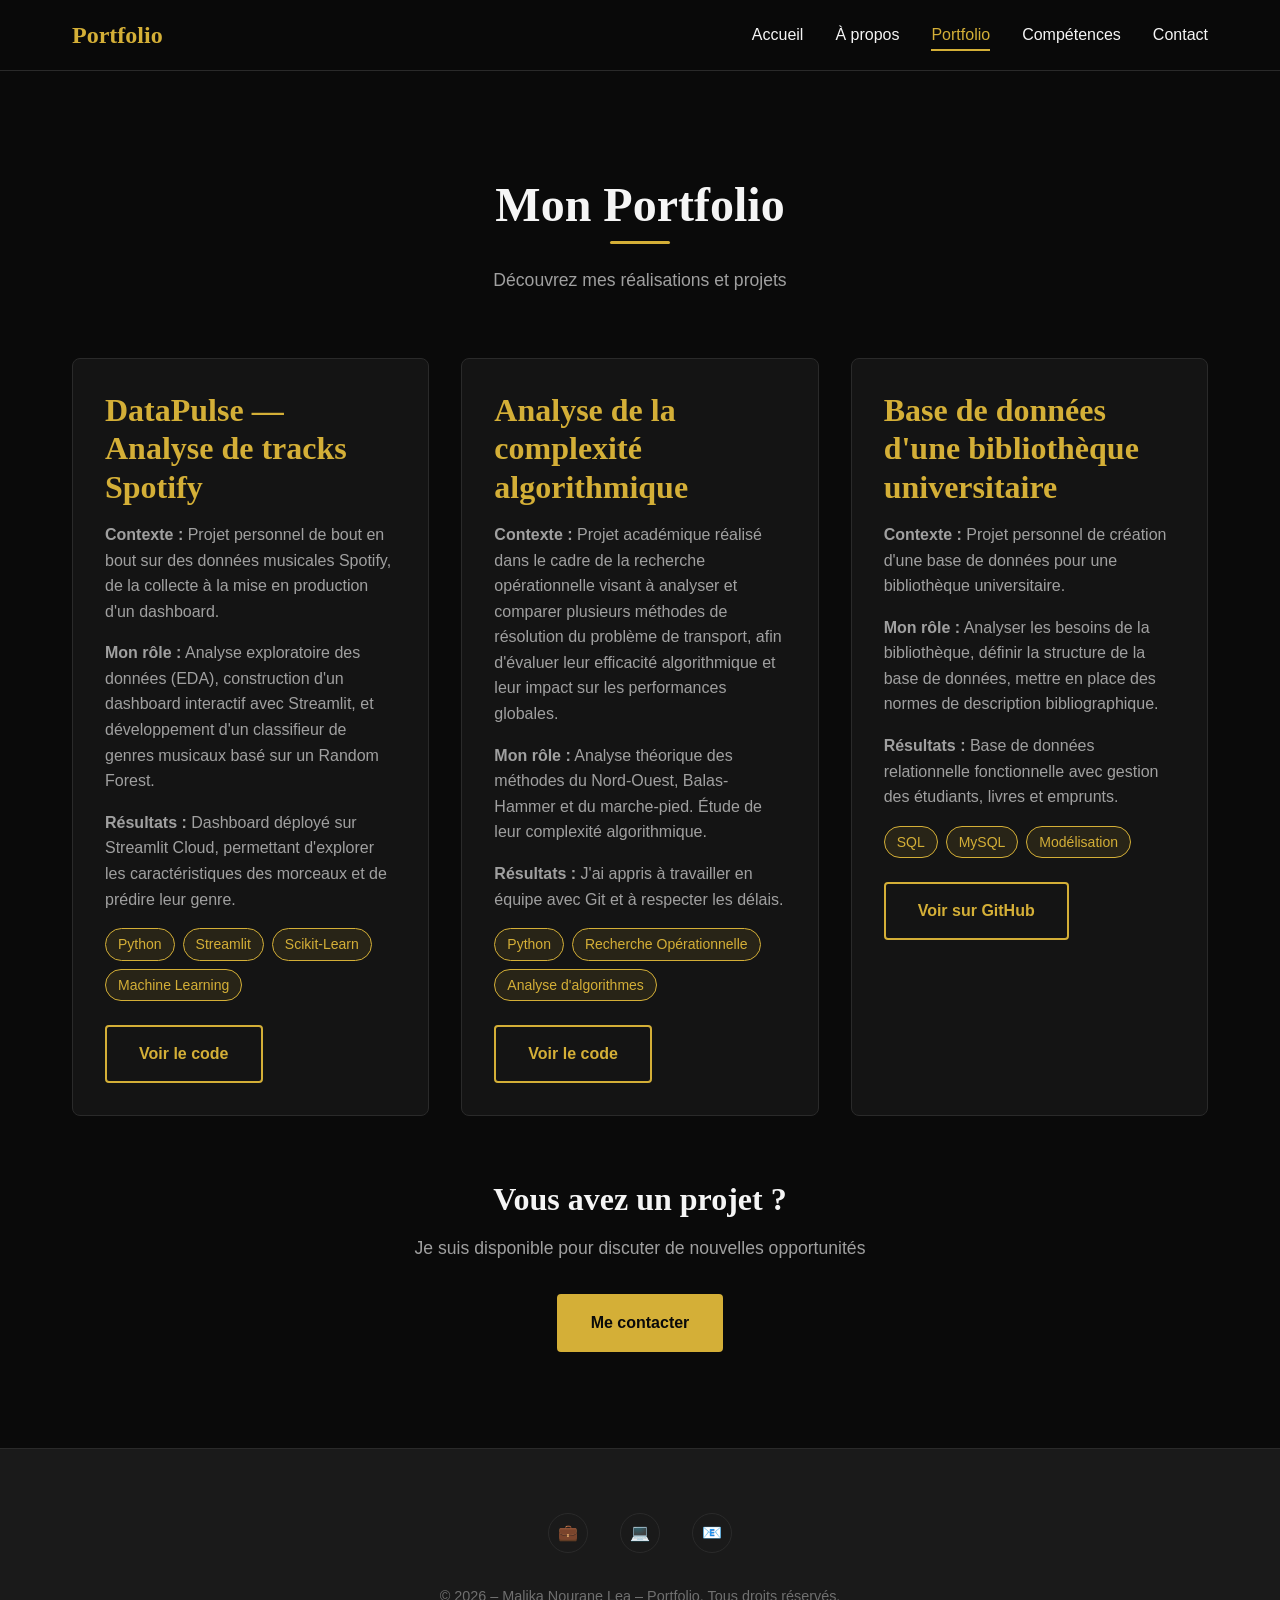
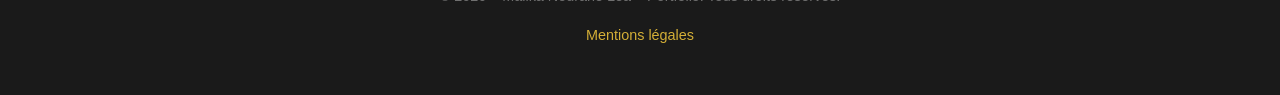
<file: portfolio.html>
<!DOCTYPE html>
<html lang="fr">
<head>
    <meta charset="UTF-8">
    <meta name="viewport" content="width=device-width, initial-scale=1.0">
    <meta name="description" content="Portfolio de projets Data & IA - Malika Mouliom, étudiante à EFREI Paris">
    <title>Portfolio | Malika - Data & IA</title>
    <link rel="stylesheet" href="styles.css">
</head>
<body>
    <!-- NAVIGATION -->
    <nav class="navbar">
        <div class="container">
            <div class="logo">Portfolio</div>
            <nav>
                <ul>
                    <li><a href="index.html">Accueil</a></li>
                    <li><a href="about.html">À propos</a></li>
                    <li><a href="portfolio.html">Portfolio</a></li>
                    <li><a href="skills.html">Compétences</a></li>
                    <li><a href="contact.html">Contact</a></li>
                </ul>
            </nav>
            <div class="menu-toggle">
                <span></span>
                <span></span>
                <span></span>
            </div>
        </div>
    </nav>

    <!-- SECTION PORTFOLIO -->
    <section class="section">
        <div class="container">
            <div class="section-header fade-in">
                <h2>Mon Portfolio</h2>
                <p>Découvrez mes réalisations et projets</p>
            </div>

            <div class="portfolio-grid">
                <!-- PROJET 1 : DataPulse -->
                <div class="project-card fade-in">
                    <div class="project-info">
                        <h3>DataPulse — Analyse de tracks Spotify</h3>
                        
                        <p>
                            <strong>Contexte :</strong> Projet personnel de bout en bout sur des données 
                            musicales Spotify, de la collecte à la mise en production d'un dashboard.
                        </p>
                        
                        <p>
                            <strong>Mon rôle :</strong> Analyse exploratoire des données (EDA), 
                            construction d'un dashboard interactif avec Streamlit, et développement 
                            d'un classifieur de genres musicaux basé sur un Random Forest.
                        </p>
                        
                        <p>
                            <strong>Résultats :</strong> Dashboard déployé sur Streamlit Cloud, permettant 
                            d'explorer les caractéristiques des morceaux et de prédire leur genre.
                        </p>
                        
                        <div class="project-tags">
                            <span class="tag">Python</span>
                            <span class="tag">Streamlit</span>
                            <span class="tag">Scikit-Learn</span>
                            <span class="tag">Machine Learning</span>
                        </div>
                        
                        <div style="margin-top: 1.5rem; display: flex; gap: 1rem; flex-wrap: wrap;">
                            <!-- Ajoutez votre lien GitHub / démo Streamlit ici -->
                            <a href="#" target="_blank" class="btn btn-secondary">Voir le code</a>
                        </div>
                    </div>
                </div>

                <!-- PROJET 2 -->
                <div class="project-card fade-in">
                    <div class="project-info">
                        <h3>Analyse de la complexité algorithmique</h3>
                        
                        <p>
                            <strong>Contexte :</strong> Projet académique réalisé dans le cadre de la 
                            recherche opérationnelle visant à analyser et comparer plusieurs méthodes
                             de résolution du problème de transport, afin d'évaluer leur efficacité
                             algorithmique et leur impact sur les performances globales.
                        </p>
                        
                        <p>
                            <strong>Mon rôle :</strong> Analyse théorique des méthodes du Nord-Ouest, 
                            Balas-Hammer et du marche-pied. Étude de leur complexité algorithmique.
                        </p>
                        
                        <p>
                            <strong>Résultats :</strong> J'ai appris à travailler 
                            en équipe avec Git et à respecter les délais.
                        </p>
                        
                        <div class="project-tags">
                            <span class="tag">Python</span>
                            <span class="tag">Recherche Opérationnelle</span>
                            <span class="tag">Analyse d'algorithmes</span>
                        </div>
                        
                        <div style="margin-top: 1.5rem; display: flex; gap: 1rem; flex-wrap: wrap;">
                            <a href="https://github.com/ebenmpassi/projet_floyd" target="_blank" class="btn btn-secondary">Voir le code</a>
                        </div>
                    </div>
                </div>

                <!-- PROJET 3 -->
                <div class="project-card fade-in">
                    <div class="project-info">
                        <h3>Base de données d'une bibliothèque universitaire</h3>
                        
                        <p>
                            <strong>Contexte :</strong> Projet personnel de création
                             d'une base de données pour une bibliothèque universitaire.
                        </p>
                        
                        <p>
                            <strong>Mon rôle :</strong> Analyser les besoins de la bibliothèque, définir
                             la structure de la base de données, mettre en place des normes de description bibliographique.
                        </p>
                        
                        <p>
                            <strong>Résultats :</strong> Base de données relationnelle fonctionnelle 
                            avec gestion des étudiants, livres et emprunts.
                        </p>
                        
                        <div class="project-tags">
                            <span class="tag">SQL</span>
                            <span class="tag">MySQL</span>
                            <span class="tag">Modélisation</span>
                        </div>
                        
                        <div style="margin-top: 1.5rem; display: flex; gap: 1rem; flex-wrap: wrap;">
                            <a href="https://github.com/malikanouranelee/projet_biblioth-que_universitaire.BD" target="_blank" class="btn btn-secondary">Voir sur GitHub</a>
                        </div>
                    </div>
                </div>
            </div>

            <!-- Call to action -->
            <div style="text-align: center; margin-top: 4rem;" class="fade-in">
                <h3>Vous avez un projet ?</h3>
                <p style="font-size: 1.1rem; margin: 1rem 0 2rem; color: var(--color-text-secondary);">
                    Je suis disponible pour discuter de nouvelles opportunités
                </p>
                <a href="contact.html" class="btn">Me contacter</a>
            </div>
        </div>
    </section>

    <!-- FOOTER -->
    <footer>
        <div class="container">
            <div class="social-links">
                <a href="https://www.linkedin.com/in/malika-nourane-lea-mouliom-yachere-74a588379" target="_blank" aria-label="LinkedIn">💼</a>
                <a href="https://github.com/malikanouranelee" target="_blank" aria-label="GitHub">💻</a>
                <a href="mailto:nouranelea4@gmail.com" aria-label="Email">📧</a>
            </div>
            <p>&copy; 2026 – Malika Nourane Lea – Portfolio. Tous droits réservés.</p>
            <p><a href="mentionslegales.html">Mentions légales</a></p>
        </div>
    </footer>

    <button class="back-to-top" aria-label="Retour en haut">↑</button>
    <script src="main.js"></script>
</body>
</html>
</file>
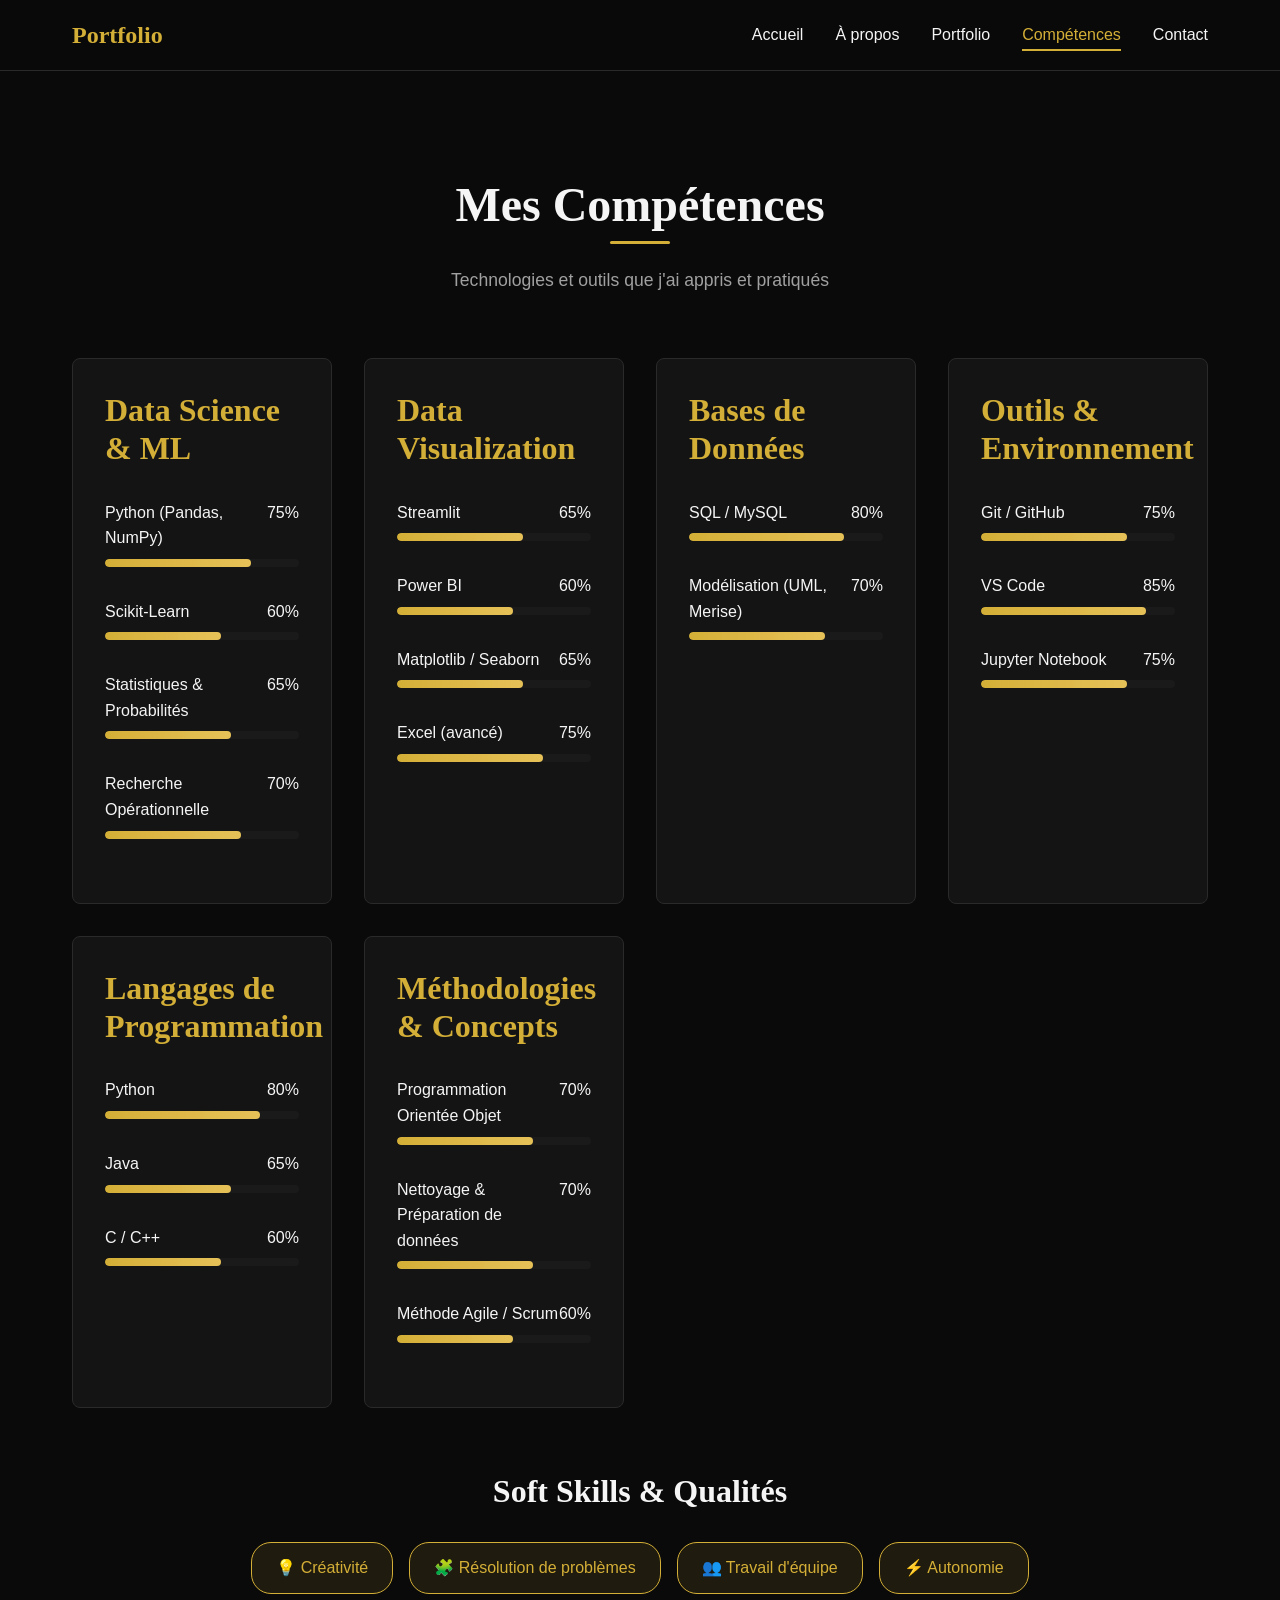
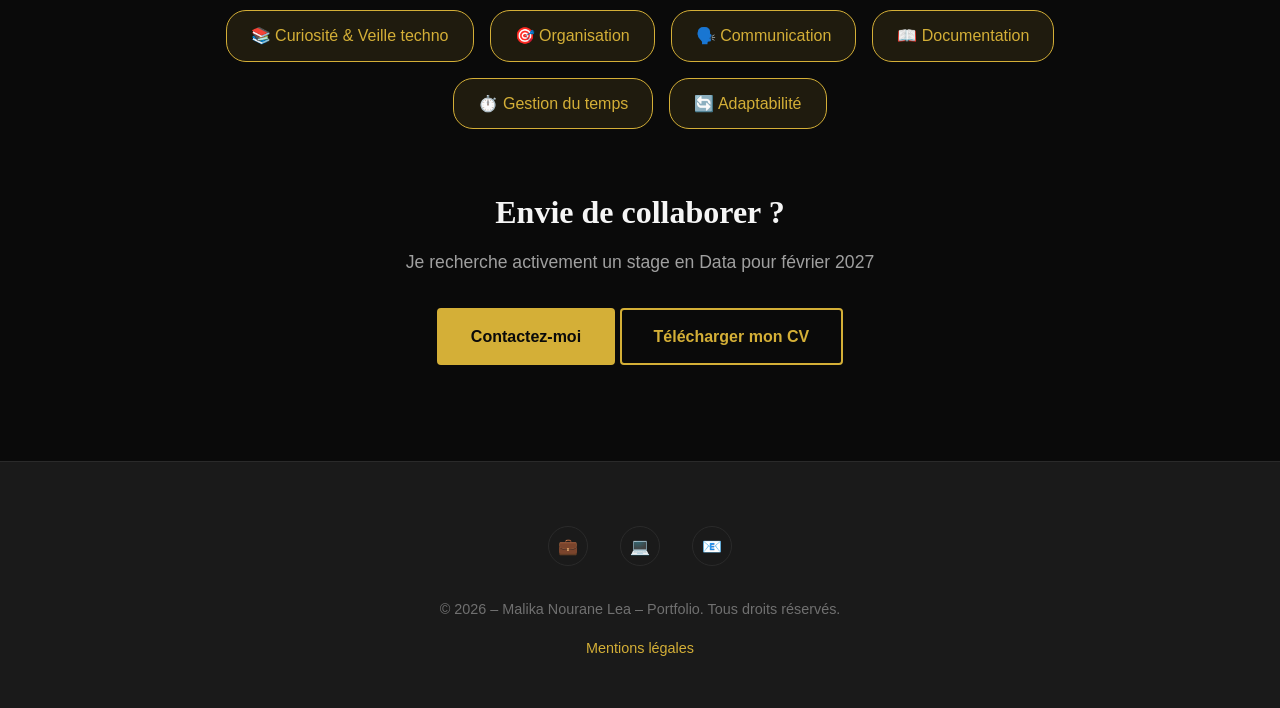
<file: skills.html>
<!DOCTYPE html>
<html lang="fr">
<head>
    <meta charset="UTF-8">
    <meta name="viewport" content="width=device-width, initial-scale=1.0">
    <meta name="description" content="Compétences techniques Data & IA - Malika Mouliom, étudiante à EFREI Paris">
    <title>Compétences | Malika - Data & IA</title>
    <link rel="stylesheet" href="styles.css">
</head>
<body>
    <!-- NAVIGATION -->
    <nav class="navbar">
        <div class="container">
            <div class="logo">Portfolio</div>
            <nav>
                <ul>
                    <li><a href="index.html">Accueil</a></li>
                    <li><a href="about.html">À propos</a></li>
                    <li><a href="portfolio.html">Portfolio</a></li>
                    <li><a href="skills.html">Compétences</a></li>
                    <li><a href="contact.html">Contact</a></li>
                </ul>
            </nav>
            <div class="menu-toggle">
                <span></span>
                <span></span>
                <span></span>
            </div>
        </div>
    </nav>

    <!-- SECTION COMPÉTENCES -->
    <section class="section">
        <div class="container">
            <div class="section-header fade-in">
                <h2>Mes Compétences</h2>
                <p>Technologies et outils que j'ai appris et pratiqués</p>
            </div>

            <!-- 
                NOTE : Ajustez les pourcentages ci-dessous selon votre vrai niveau 
                pour chaque compétence.
            -->

            <div class="skills-grid">
                <!-- DATA SCIENCE & MACHINE LEARNING -->
                <div class="skill-category fade-in">
                    <h3>Data Science & ML</h3>
                    
                    <div class="skill-item">
                        <div class="skill-name">
                            <span>Python (Pandas, NumPy)</span>
                            <span>75%</span>
                        </div>
                        <div class="skill-bar">
                            <div class="skill-progress" style="width: 75%" data-width="75%"></div>
                        </div>
                    </div>
                    
                    <div class="skill-item">
                        <div class="skill-name">
                            <span>Scikit-Learn</span>
                            <span>60%</span>
                        </div>
                        <div class="skill-bar">
                            <div class="skill-progress" style="width: 60%" data-width="60%"></div>
                        </div>
                    </div>
                    
                    <div class="skill-item">
                        <div class="skill-name">
                            <span>Statistiques & Probabilités</span>
                            <span>65%</span>
                        </div>
                        <div class="skill-bar">
                            <div class="skill-progress" style="width: 65%" data-width="65%"></div>
                        </div>
                    </div>
                    
                    <div class="skill-item">
                        <div class="skill-name">
                            <span>Recherche Opérationnelle</span>
                            <span>70%</span>
                        </div>
                        <div class="skill-bar">
                            <div class="skill-progress" style="width: 70%" data-width="70%"></div>
                        </div>
                    </div>
                </div>

                <!-- DATA VISUALIZATION -->
                <div class="skill-category fade-in">
                    <h3>Data Visualization</h3>
                    
                    <div class="skill-item">
                        <div class="skill-name">
                            <span>Streamlit</span>
                            <span>65%</span>
                        </div>
                        <div class="skill-bar">
                            <div class="skill-progress" style="width: 65%" data-width="65%"></div>
                        </div>
                    </div>
                    
                    <div class="skill-item">
                        <div class="skill-name">
                            <span>Power BI</span>
                            <span>60%</span>
                        </div>
                        <div class="skill-bar">
                            <div class="skill-progress" style="width: 60%" data-width="60%"></div>
                        </div>
                    </div>
                    
                    <div class="skill-item">
                        <div class="skill-name">
                            <span>Matplotlib / Seaborn</span>
                            <span>65%</span>
                        </div>
                        <div class="skill-bar">
                            <div class="skill-progress" style="width: 65%" data-width="65%"></div>
                        </div>
                    </div>
                    
                    <div class="skill-item">
                        <div class="skill-name">
                            <span>Excel (avancé)</span>
                            <span>75%</span>
                        </div>
                        <div class="skill-bar">
                            <div class="skill-progress" style="width: 75%" data-width="75%"></div>
                        </div>
                    </div>
                </div>

                <!-- BASES DE DONNÉES -->
                <div class="skill-category fade-in">
                    <h3>Bases de Données</h3>
                    
                    <div class="skill-item">
                        <div class="skill-name">
                            <span>SQL / MySQL</span>
                            <span>80%</span>
                        </div>
                        <div class="skill-bar">
                            <div class="skill-progress" style="width: 80%" data-width="80%"></div>
                        </div>
                    </div>
                    
                    <div class="skill-item">
                        <div class="skill-name">
                            <span>Modélisation (UML, Merise)</span>
                            <span>70%</span>
                        </div>
                        <div class="skill-bar">
                            <div class="skill-progress" style="width: 70%" data-width="70%"></div>
                        </div>
                    </div>
                </div>

                <!-- OUTILS & ENVIRONNEMENT -->
                <div class="skill-category fade-in">
                    <h3>Outils & Environnement</h3>
                    
                    <div class="skill-item">
                        <div class="skill-name">
                            <span>Git / GitHub</span>
                            <span>75%</span>
                        </div>
                        <div class="skill-bar">
                            <div class="skill-progress" style="width: 75%" data-width="75%"></div>
                        </div>
                    </div>
                    
                    <div class="skill-item">
                        <div class="skill-name">
                            <span>VS Code</span>
                            <span>85%</span>
                        </div>
                        <div class="skill-bar">
                            <div class="skill-progress" style="width: 85%" data-width="85%"></div>
                        </div>
                    </div>
                    
                    <div class="skill-item">
                        <div class="skill-name">
                            <span>Jupyter Notebook</span>
                            <span>75%</span>
                        </div>
                        <div class="skill-bar">
                            <div class="skill-progress" style="width: 75%" data-width="75%"></div>
                        </div>
                    </div>
                </div>

                <!-- LANGAGES DE PROGRAMMATION -->
                <div class="skill-category fade-in">
                    <h3>Langages de Programmation</h3>
                    
                    <div class="skill-item">
                        <div class="skill-name">
                            <span>Python</span>
                            <span>80%</span>
                        </div>
                        <div class="skill-bar">
                            <div class="skill-progress" style="width: 80%" data-width="80%"></div>
                        </div>
                    </div>
                    
                    <div class="skill-item">
                        <div class="skill-name">
                            <span>Java</span>
                            <span>65%</span>
                        </div>
                        <div class="skill-bar">
                            <div class="skill-progress" style="width: 65%" data-width="65%"></div>
                        </div>
                    </div>
                    
                    <div class="skill-item">
                        <div class="skill-name">
                            <span>C / C++</span>
                            <span>60%</span>
                        </div>
                        <div class="skill-bar">
                            <div class="skill-progress" style="width: 60%" data-width="60%"></div>
                        </div>
                    </div>
                </div>

                <!-- MÉTHODOLOGIES & CONCEPTS -->
                <div class="skill-category fade-in">
                    <h3>Méthodologies & Concepts</h3>
                    
                    <div class="skill-item">
                        <div class="skill-name">
                            <span>Programmation Orientée Objet</span>
                            <span>70%</span>
                        </div>
                        <div class="skill-bar">
                            <div class="skill-progress" style="width: 70%" data-width="70%"></div>
                        </div>
                    </div>
                    
                    <div class="skill-item">
                        <div class="skill-name">
                            <span>Nettoyage & Préparation de données</span>
                            <span>70%</span>
                        </div>
                        <div class="skill-bar">
                            <div class="skill-progress" style="width: 70%" data-width="70%"></div>
                        </div>
                    </div>
                    
                    <div class="skill-item">
                        <div class="skill-name">
                            <span>Méthode Agile / Scrum</span>
                            <span>60%</span>
                        </div>
                        <div class="skill-bar">
                            <div class="skill-progress" style="width: 60%" data-width="60%"></div>
                        </div>
                    </div>
                </div>
            </div>

            <!-- SOFT SKILLS -->
            <div style="margin-top: 4rem;">
                <h3 class="text-center fade-in" style="margin-bottom: 2rem;">Soft Skills & Qualités</h3>
                
                <div style="display: flex; flex-wrap: wrap; gap: 1rem; justify-content: center; max-width: 900px; margin: 0 auto;">
                    <span class="tag" style="padding: 0.75rem 1.5rem; font-size: 1rem;">💡 Créativité</span>
                    <span class="tag" style="padding: 0.75rem 1.5rem; font-size: 1rem;">🧩 Résolution de problèmes</span>
                    <span class="tag" style="padding: 0.75rem 1.5rem; font-size: 1rem;">👥 Travail d'équipe</span>
                    <span class="tag" style="padding: 0.75rem 1.5rem; font-size: 1rem;">⚡ Autonomie</span>
                    <span class="tag" style="padding: 0.75rem 1.5rem; font-size: 1rem;">📚 Curiosité & Veille techno</span>
                    <span class="tag" style="padding: 0.75rem 1.5rem; font-size: 1rem;">🎯 Organisation</span>
                    <span class="tag" style="padding: 0.75rem 1.5rem; font-size: 1rem;">🗣️ Communication</span>
                    <span class="tag" style="padding: 0.75rem 1.5rem; font-size: 1rem;">📖 Documentation</span>
                    <span class="tag" style="padding: 0.75rem 1.5rem; font-size: 1rem;">⏱️ Gestion du temps</span>
                    <span class="tag" style="padding: 0.75rem 1.5rem; font-size: 1rem;">🔄 Adaptabilité</span>
                </div>
            </div>

            <!-- Call to action -->
            <div style="text-align: center; margin-top: 4rem;" class="fade-in">
                <h3>Envie de collaborer ?</h3>
                <p style="font-size: 1.1rem; margin: 1rem 0 2rem; color: var(--color-text-secondary);">
                    Je recherche activement un stage en Data pour février 2027
                </p>
                <a href="contact.html" class="btn">Contactez-moi</a>
                <a href="CV.pdf.pdf" download class="btn btn-secondary">Télécharger mon CV</a>
            </div>
        </div>
    </section>

    <!-- FOOTER -->
    <footer>
        <div class="container">
            <div class="social-links">
                <a href="https://www.linkedin.com/in/malika-nourane-lea-mouliom-yachere-74a588379" target="_blank" aria-label="LinkedIn">💼</a>
                <a href="https://github.com/malikanouranelee" target="_blank" aria-label="GitHub">💻</a>
                <a href="mailto:nouranelea4@gmail.com" aria-label="Email">📧</a>
            </div>
            <p>&copy; 2026 – Malika Nourane Lea – Portfolio. Tous droits réservés.</p>
            <p><a href="mentionslegales.html">Mentions légales</a></p>
        </div>
    </footer> 

    <button class="back-to-top" aria-label="Retour en haut">↑</button>
    <script src="main.js"></script>
</body>
</html>
</file>
<file: styles.css>
/* PORTFOLIO - STYLE.CSS */
/* Thème Midnight Professional */

:root {
    --color-bg-primary: #0a0a0a;
    --color-bg-secondary: #1a1a1a;
    --color-bg-card: #141414;
    --color-accent: #d4af37;
    --color-accent-hover: #e6c158;
    --color-text-primary: #f5f5f5;
    --color-text-secondary: #a0a0a0;
    --color-text-muted: #707070;
    --color-border: #2a2a2a;
    --font-primary: 'Segoe UI', Tahoma, Geneva, Verdana, sans-serif;
    --font-heading: 'Georgia', serif;
    --spacing-xs: 0.5rem;
    --spacing-sm: 1rem;
    --spacing-md: 2rem;
    --spacing-lg: 4rem;
    --spacing-xl: 6rem;
}

* {
    margin: 0;
    padding: 0;
    box-sizing: border-box;
}

html {
    scroll-behavior: smooth;
    font-size: 16px;
}

body {
    font-family: var(--font-primary);
    background-color: var(--color-bg-primary);
    color: var(--color-text-primary);
    line-height: 1.6;
    overflow-x: hidden;
}

h1, h2, h3, h4, h5, h6 {
    font-family: var(--font-heading);
    line-height: 1.2;
    margin-bottom: var(--spacing-sm);
    color: var(--color-text-primary);
}

h1 {
    font-size: clamp(2.5rem, 5vw, 4rem);
    font-weight: 700;
}

h2 {
    font-size: clamp(2rem, 4vw, 3rem);
    font-weight: 600;
}

h3 {
    font-size: clamp(1.5rem, 3vw, 2rem);
    font-weight: 600;
}

p {
    margin-bottom: var(--spacing-sm);
    color: var(--color-text-secondary);
}

a {
    color: var(--color-accent);
    text-decoration: none;
    transition: color 0.3s ease;
}

a:hover {
    color: var(--color-accent-hover);
}

/* NAVIGATION */
.navbar {
    position: fixed;
    top: 0;
    left: 0;
    width: 100%;
    background-color: rgba(10, 10, 10, 0.95);
    backdrop-filter: blur(10px);
    z-index: 1000;
    padding: var(--spacing-sm) var(--spacing-md);
    border-bottom: 1px solid var(--color-border);
    transition: all 0.3s ease;
}

.navbar.scrolled {
    padding: var(--spacing-xs) var(--spacing-md);
    box-shadow: 0 4px 20px rgba(0, 0, 0, 0.5);
}

.navbar .container {
    max-width: 1200px;
    margin: 0 auto;
    display: flex;
    justify-content: space-between;
    align-items: center;
}

.navbar .logo {
    font-size: 1.5rem;
    font-weight: 700;
    color: var(--color-accent);
    font-family: var(--font-heading);
}

.navbar nav ul {
    display: flex;
    list-style: none;
    gap: var(--spacing-md);
}

.navbar nav a {
    color: var(--color-text-primary);
    font-weight: 500;
    position: relative;
    padding: 0.5rem 0;
    transition: color 0.3s ease;
}

.navbar nav a::after {
    content: '';
    position: absolute;
    bottom: 0;
    left: 0;
    width: 0;
    height: 2px;
    background-color: var(--color-accent);
    transition: width 0.3s ease;
}

.navbar nav a:hover::after,
.navbar nav a.active::after {
    width: 100%;
}

.navbar nav a:hover,
.navbar nav a.active {
    color: var(--color-accent);
}

.menu-toggle {
    display: none;
    flex-direction: column;
    cursor: pointer;
    gap: 5px;
}

.menu-toggle span {
    width: 25px;
    height: 3px;
    background-color: var(--color-accent);
    transition: all 0.3s ease;
}

/* CONTAINER */
.container {
    max-width: 1200px;
    margin: 0 auto;
    padding: 0 var(--spacing-md);
}

.section {
    padding: var(--spacing-xl) 0;
    min-height: 100vh;
}

.section:first-of-type {
    padding-top: calc(var(--spacing-xl) + 80px);
}

/* BOUTONS */
.btn {
    display: inline-block;
    padding: 0.875rem 2rem;
    background-color: var(--color-accent);
    color: var(--color-bg-primary);
    font-weight: 600;
    border: 2px solid var(--color-accent);
    border-radius: 4px;
    cursor: pointer;
    transition: all 0.3s ease;
    text-align: center;
}

.btn:hover {
    background-color: transparent;
    color: var(--color-accent);
    transform: translateY(-2px);
    box-shadow: 0 5px 15px rgba(212, 175, 55, 0.3);
}

.btn-secondary {
    background-color: transparent;
    color: var(--color-accent);
}

.btn-secondary:hover {
    background-color: var(--color-accent);
    color: var(--color-bg-primary);
}

/* CARTES */
.card {
    background-color: var(--color-bg-card);
    border: 1px solid var(--color-border);
    border-radius: 8px;
    padding: var(--spacing-md);
    transition: all 0.3s ease;
}

.card:hover {
    transform: translateY(-5px);
    border-color: var(--color-accent);
    box-shadow: 0 10px 30px rgba(212, 175, 55, 0.15);
}

/* SECTION HEADERS */
.section-header {
    text-align: center;
    margin-bottom: var(--spacing-lg);
}

.section-header h2 {
    position: relative;
    display: inline-block;
    margin-bottom: var(--spacing-md);
}

.section-header h2::after {
    content: '';
    position: absolute;
    bottom: -10px;
    left: 50%;
    transform: translateX(-50%);
    width: 60px;
    height: 3px;
    background-color: var(--color-accent);
    border-radius: 2px;
}

.section-header p {
    color: var(--color-text-secondary);
    font-size: 1.1rem;
}

/* HERO */
.hero {
    display: flex;
    align-items: center;
    justify-content: center;
    text-align: center;
    min-height: 100vh;
    position: relative;
}

.hero-content h1 {
    margin-bottom: var(--spacing-md);
    animation: fadeInUp 1s ease;
}

.hero-content .subtitle {
    font-size: 1.5rem;
    color: var(--color-text-secondary);
    margin-bottom: var(--spacing-lg);
    animation: fadeInUp 1s ease 0.2s backwards;
}

.hero-buttons {
    display: flex;
    gap: var(--spacing-sm);
    justify-content: center;
    flex-wrap: wrap;
    animation: fadeInUp 1s ease 0.4s backwards;
}

/* ABOUT */
.about-content {
    display: grid;
    grid-template-columns: 1fr 2fr;
    gap: var(--spacing-lg);
    align-items: center;
}

.about-image {
    position: relative;
}

.about-image::before {
    content: '';
    position: absolute;
    top: -20px;
    left: -20px;
    width: 100%;
    height: 100%;
    border: 3px solid var(--color-accent);
    border-radius: 20px;
    z-index: -1;
}

.about-image img {
    width: 100%;
    border-radius: 20px;
    box-shadow: 0 20px 60px rgba(0, 0, 0, 0.5);
}

/* PORTFOLIO */
.portfolio-grid {
    display: grid;
    grid-template-columns: repeat(auto-fit, minmax(300px, 1fr));
    gap: var(--spacing-md);
}

.project-card {
    background-color: var(--color-bg-card);
    border: 1px solid var(--color-border);
    border-radius: 8px;
    overflow: hidden;
    transition: all 0.3s ease;
    cursor: pointer;
}

.project-card:hover {
    transform: translateY(-10px);
    border-color: var(--color-accent);
    box-shadow: 0 15px 40px rgba(212, 175, 55, 0.2);
}

.project-image {
    width: 100%;
    height: 250px;
    object-fit: cover;
    transition: transform 0.3s ease;
}

.project-card:hover .project-image {
    transform: scale(1.05);
}

.project-info {
    padding: var(--spacing-md);
}

.project-info h3 {
    color: var(--color-accent);
    margin-bottom: var(--spacing-sm);
}

.project-tags {
    display: flex;
    flex-wrap: wrap;
    gap: var(--spacing-xs);
    margin-top: var(--spacing-sm);
}

.tag {
    padding: 0.25rem 0.75rem;
    background-color: rgba(212, 175, 55, 0.1);
    border: 1px solid var(--color-accent);
    border-radius: 20px;
    font-size: 0.875rem;
    color: var(--color-accent);
}

/* SKILLS */
.skills-grid {
    display: grid;
    grid-template-columns: repeat(auto-fit, minmax(250px, 1fr));
    gap: var(--spacing-md);
}

.skill-category {
    background-color: var(--color-bg-card);
    border: 1px solid var(--color-border);
    border-radius: 8px;
    padding: var(--spacing-md);
}

.skill-category h3 {
    color: var(--color-accent);
    margin-bottom: var(--spacing-md);
}

.skill-item {
    margin-bottom: var(--spacing-md);
}

.skill-name {
    display: flex;
    justify-content: space-between;
    margin-bottom: var(--spacing-xs);
}

.skill-bar {
    height: 8px;
    background-color: var(--color-bg-secondary);
    border-radius: 10px;
    overflow: hidden;
}

.skill-progress {
    height: 100%;
    background: linear-gradient(90deg, var(--color-accent), var(--color-accent-hover));
    border-radius: 10px;
    transition: width 1s ease;
}

/* CONTACT */
.contact-content {
    display: grid;
    grid-template-columns: 1fr 2fr;
    gap: var(--spacing-lg);
}

.contact-info {
    background-color: var(--color-bg-card);
    border: 1px solid var(--color-border);
    border-radius: 8px;
    padding: var(--spacing-md);
}

.contact-item {
    margin-bottom: var(--spacing-md);
}

.contact-item h4 {
    color: var(--color-accent);
    margin-bottom: var(--spacing-xs);
}

.contact-form {
    background-color: var(--color-bg-card);
    border: 1px solid var(--color-border);
    border-radius: 8px;
    padding: var(--spacing-md);
}

.form-group {
    margin-bottom: var(--spacing-md);
}

.form-group label {
    display: block;
    margin-bottom: var(--spacing-xs);
    color: var(--color-text-primary);
    font-weight: 500;
}

.form-group input,
.form-group textarea {
    width: 100%;
    padding: 0.75rem;
    background-color: var(--color-bg-secondary);
    border: 1px solid var(--color-border);
    border-radius: 4px;
    color: var(--color-text-primary);
    font-family: var(--font-primary);
    transition: border-color 0.3s ease;
}

.form-group input:focus,
.form-group textarea:focus {
    outline: none;
    border-color: var(--color-accent);
}

.form-group textarea {
    resize: vertical;
    min-height: 150px;
}

/* FOOTER */
footer {
    background-color: var(--color-bg-secondary);
    border-top: 1px solid var(--color-border);
    padding: var(--spacing-lg) var(--spacing-md) var(--spacing-md);
    text-align: center;
}

.social-links {
    display: flex;
    justify-content: center;
    gap: var(--spacing-md);
    margin-bottom: var(--spacing-md);
}

.social-links a {
    display: inline-flex;
    align-items: center;
    justify-content: center;
    width: 40px;
    height: 40px;
    border: 1px solid var(--color-border);
    border-radius: 50%;
    transition: all 0.3s ease;
}

.social-links a:hover {
    border-color: var(--color-accent);
    transform: translateY(-3px);
}

footer p {
    color: var(--color-text-muted);
    font-size: 0.9rem;
}

/* BOUTON RETOUR EN HAUT */
.back-to-top {
    position: fixed;
    bottom: 30px;
    right: 30px;
    width: 50px;
    height: 50px;
    background-color: var(--color-accent);
    color: var(--color-bg-primary);
    border: none;
    border-radius: 50%;
    cursor: pointer;
    display: none;
    align-items: center;
    justify-content: center;
    font-size: 1.5rem;
    z-index: 999;
    transition: all 0.3s ease;
    box-shadow: 0 4px 15px rgba(212, 175, 55, 0.3);
}

.back-to-top:hover {
    transform: translateY(-5px);
    box-shadow: 0 6px 20px rgba(212, 175, 55, 0.5);
}

.back-to-top.visible {
    display: flex;
}

/* ANIMATIONS */
@keyframes fadeInUp {
    from {
        opacity: 0;
        transform: translateY(30px);
    }
    to {
        opacity: 1;
        transform: translateY(0);
    }
}

.fade-in {
    opacity: 0;
    transform: translateY(30px);
    transition: opacity 0.6s ease, transform 0.6s ease;
}

.fade-in.visible {
    opacity: 1;
    transform: translateY(0);
}

.slide-in-left {
    opacity: 0;
    transform: translateX(-50px);
    transition: opacity 0.6s ease, transform 0.6s ease;
}

.slide-in-left.visible {
    opacity: 1;
    transform: translateX(0);
}

.slide-in-right {
    opacity: 0;
    transform: translateX(50px);
    transition: opacity 0.6s ease, transform 0.6s ease;
}

.slide-in-right.visible {
    opacity: 1;
    transform: translateX(0);
}

/* RESPONSIVE */
@media (max-width: 1024px) {
    .about-content {
        grid-template-columns: 1fr;
        text-align: center;
    }
    
    .contact-content {
        grid-template-columns: 1fr;
    }
}

@media (max-width: 768px) {
    .navbar nav ul {
        position: fixed;
        top: 70px;
        left: -100%;
        flex-direction: column;
        background-color: var(--color-bg-primary);
        width: 100%;
        padding: var(--spacing-md);
        border-top: 1px solid var(--color-border);
        transition: left 0.3s ease;
        box-shadow: 0 10px 30px rgba(0, 0, 0, 0.5);
    }
    
    .navbar nav ul.active {
        left: 0;
    }
    
    .menu-toggle {
        display: flex;
    }
    
    .menu-toggle.active span:nth-child(1) {
        transform: rotate(45deg) translate(5px, 5px);
    }
    
    .menu-toggle.active span:nth-child(2) {
        opacity: 0;
    }
    
    .menu-toggle.active span:nth-child(3) {
        transform: rotate(-45deg) translate(7px, -6px);
    }
    
    .section {
        padding: var(--spacing-lg) 0;
    }
    
    .hero-buttons {
        flex-direction: column;
        align-items: stretch;
    }
    
    .portfolio-grid {
        grid-template-columns: 1fr;
    }
    
    .skills-grid {
        grid-template-columns: 1fr;
    }
}

.text-center {
    text-align: center;
}

.text-accent {
    color: var(--color-accent);
}
</file>
